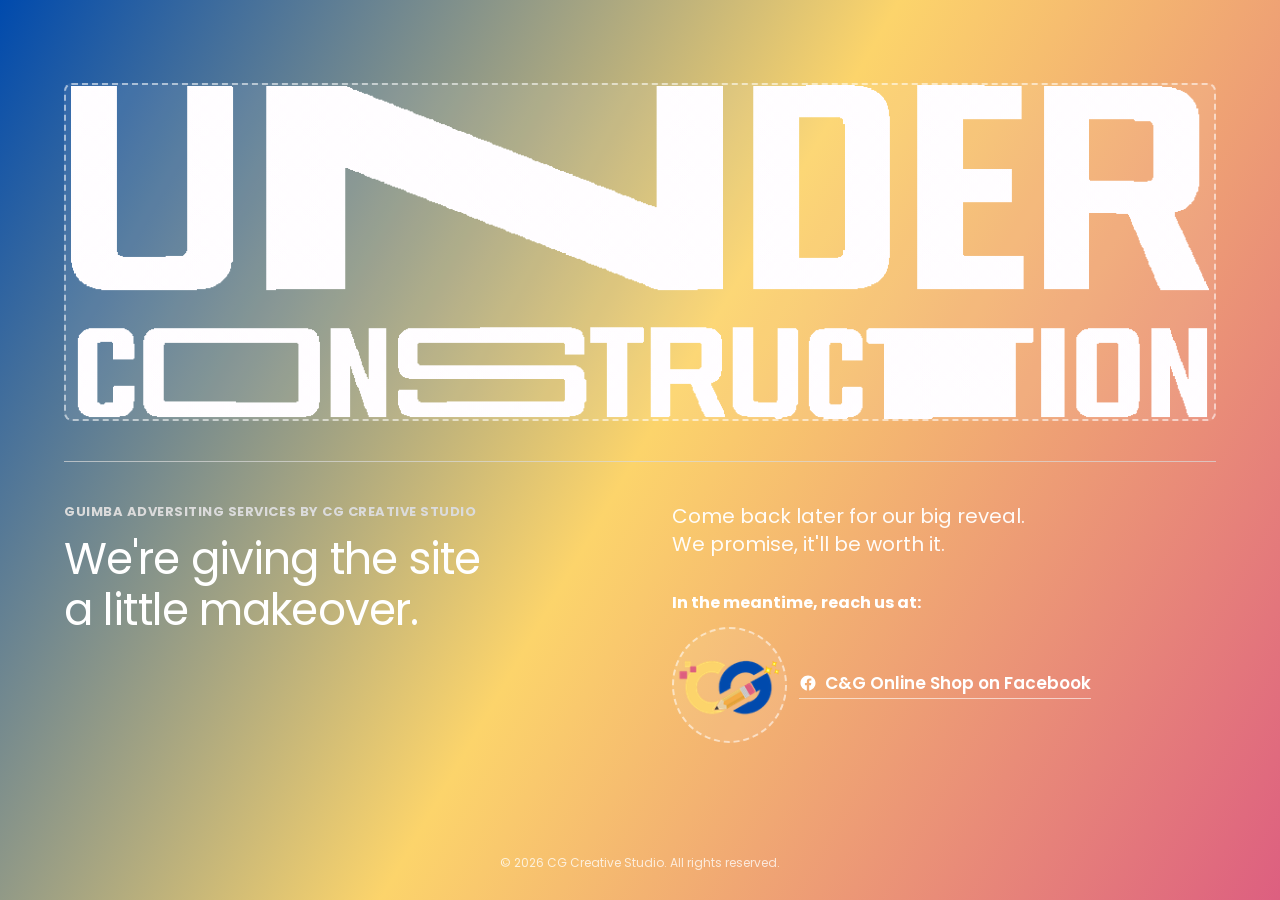
<file: index.html>
<!DOCTYPE html>
<html lang="en-GB">
<head>
  <meta charset="UTF-8">
  <meta name="viewport" content="width=device-width, initial-scale=1">
  <title>CG Creative Studio — Coming Soon</title>
  <meta name="description" content="CG Creative Studio is giving the site a little makeover. Come back soon for our big reveal.">
  <link rel="preconnect" href="https://fonts.googleapis.com">
  <link rel="preconnect" href="https://fonts.gstatic.com" crossorigin>
  <link href="https://fonts.googleapis.com/css2?family=Poppins:wght@400;600;700&display=swap" rel="stylesheet">
  <link rel="stylesheet" href="style.css">
  <link rel="shortcut icon" href="assets/logo.ico" type="image/x-icon">
</head>
<body>
  <main class="page">
    <div class="content">

      <!-- Placeholder for the animated GIF graphic -->
      <div class="ph ph-gif">
        <img src="assets/hero.gif" alt="" class="ph-img" onerror="this.style.display='none'; this.parentElement.classList.add('ph-empty')">
        <span class="ph-label">GIF placeholder<br><small>assets/hero.gif</small></span>
      </div>

      <hr class="divider">

      <div class="columns">
        <div class="col-left">
          <p class="eyebrow">GUIMBA ADVERSITING SERVICES by CG CREATIVE STUDIO</p>
          <h1 class="headline">We're giving the site<br>a little makeover.</h1>
        </div>

        <div class="col-right">
          <p class="subtext">Come back later for our big reveal.<br>We promise, it'll be worth it.</p>

          <div class="contact">
            <p class="contact-label">In the meantime, reach us at:</p>

            <div class="contact-row">
              <!-- Placeholder for the PNG badge -->
              <div class="ph ph-badge">
                <img src="assets/badge.png" alt="" class="ph-img" onerror="this.style.display='none'; this.parentElement.classList.add('ph-empty')">
                <span class="ph-label">PNG</span>
              </div>

              <a
                class="fb-link"
                href="https://www.facebook.com/profile.php?id=100068037551099"
                target="_blank"
                rel="noopener nofollow"
              >
                <svg class="fb-icon" viewBox="0 0 24 24" aria-hidden="true">
                  <path d="M22 12.06C22 6.5 17.52 2 12 2S2 6.5 2 12.06c0 5.02 3.66 9.18 8.44 9.94v-7.03H7.9v-2.91h2.54V9.85c0-2.51 1.49-3.9 3.77-3.9 1.09 0 2.24.2 2.24.2v2.46h-1.26c-1.24 0-1.63.77-1.63 1.56v1.89h2.78l-.44 2.91h-2.34V22c4.78-.76 8.44-4.92 8.44-9.94Z"/>
                </svg>
                C&amp;G Online Shop on Facebook
              </a>
            </div>
          </div>
        </div>
      </div>

    </div>
  </main>

  <footer class="site-footer">
    <p>&copy; <span id="year"></span> CG Creative Studio. All rights reserved.</p>
  </footer>

  <script>
    document.getElementById('year').textContent = new Date().getFullYear();
  </script>
</body>
</html>
</file>
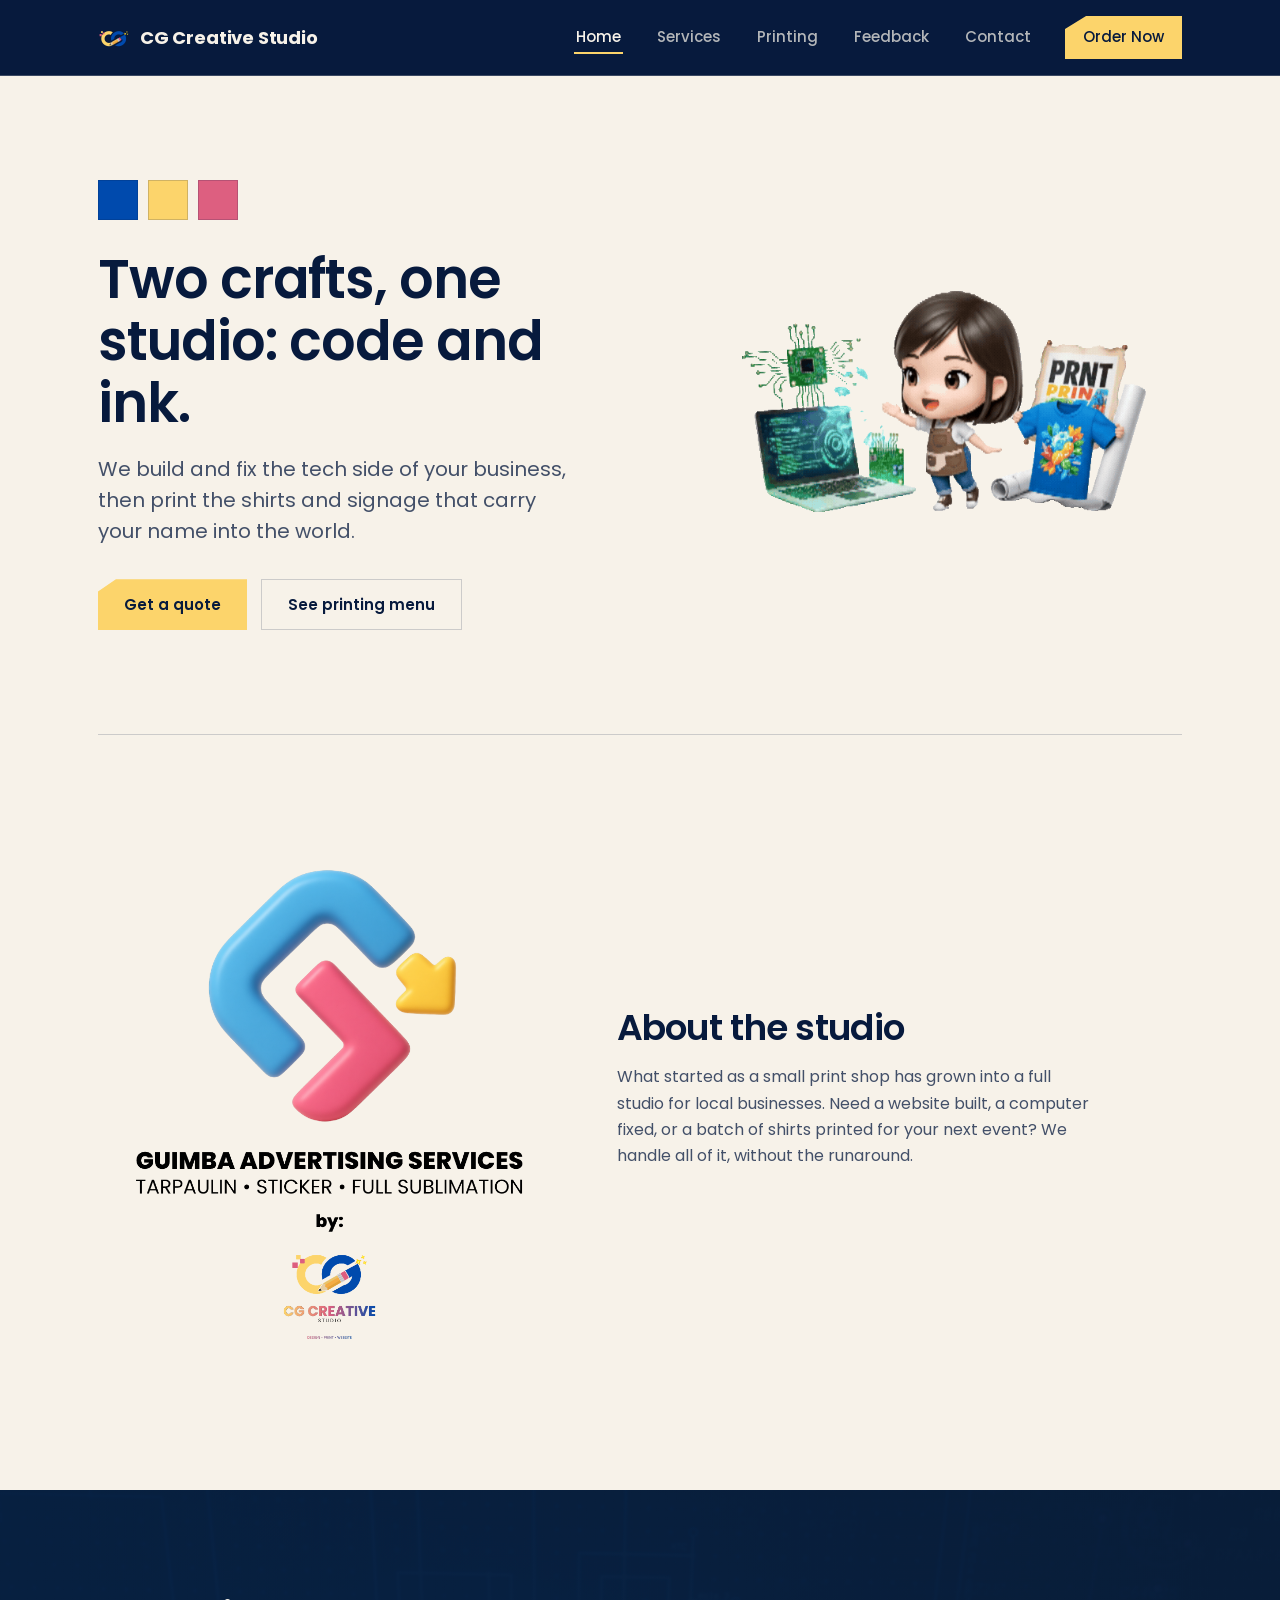
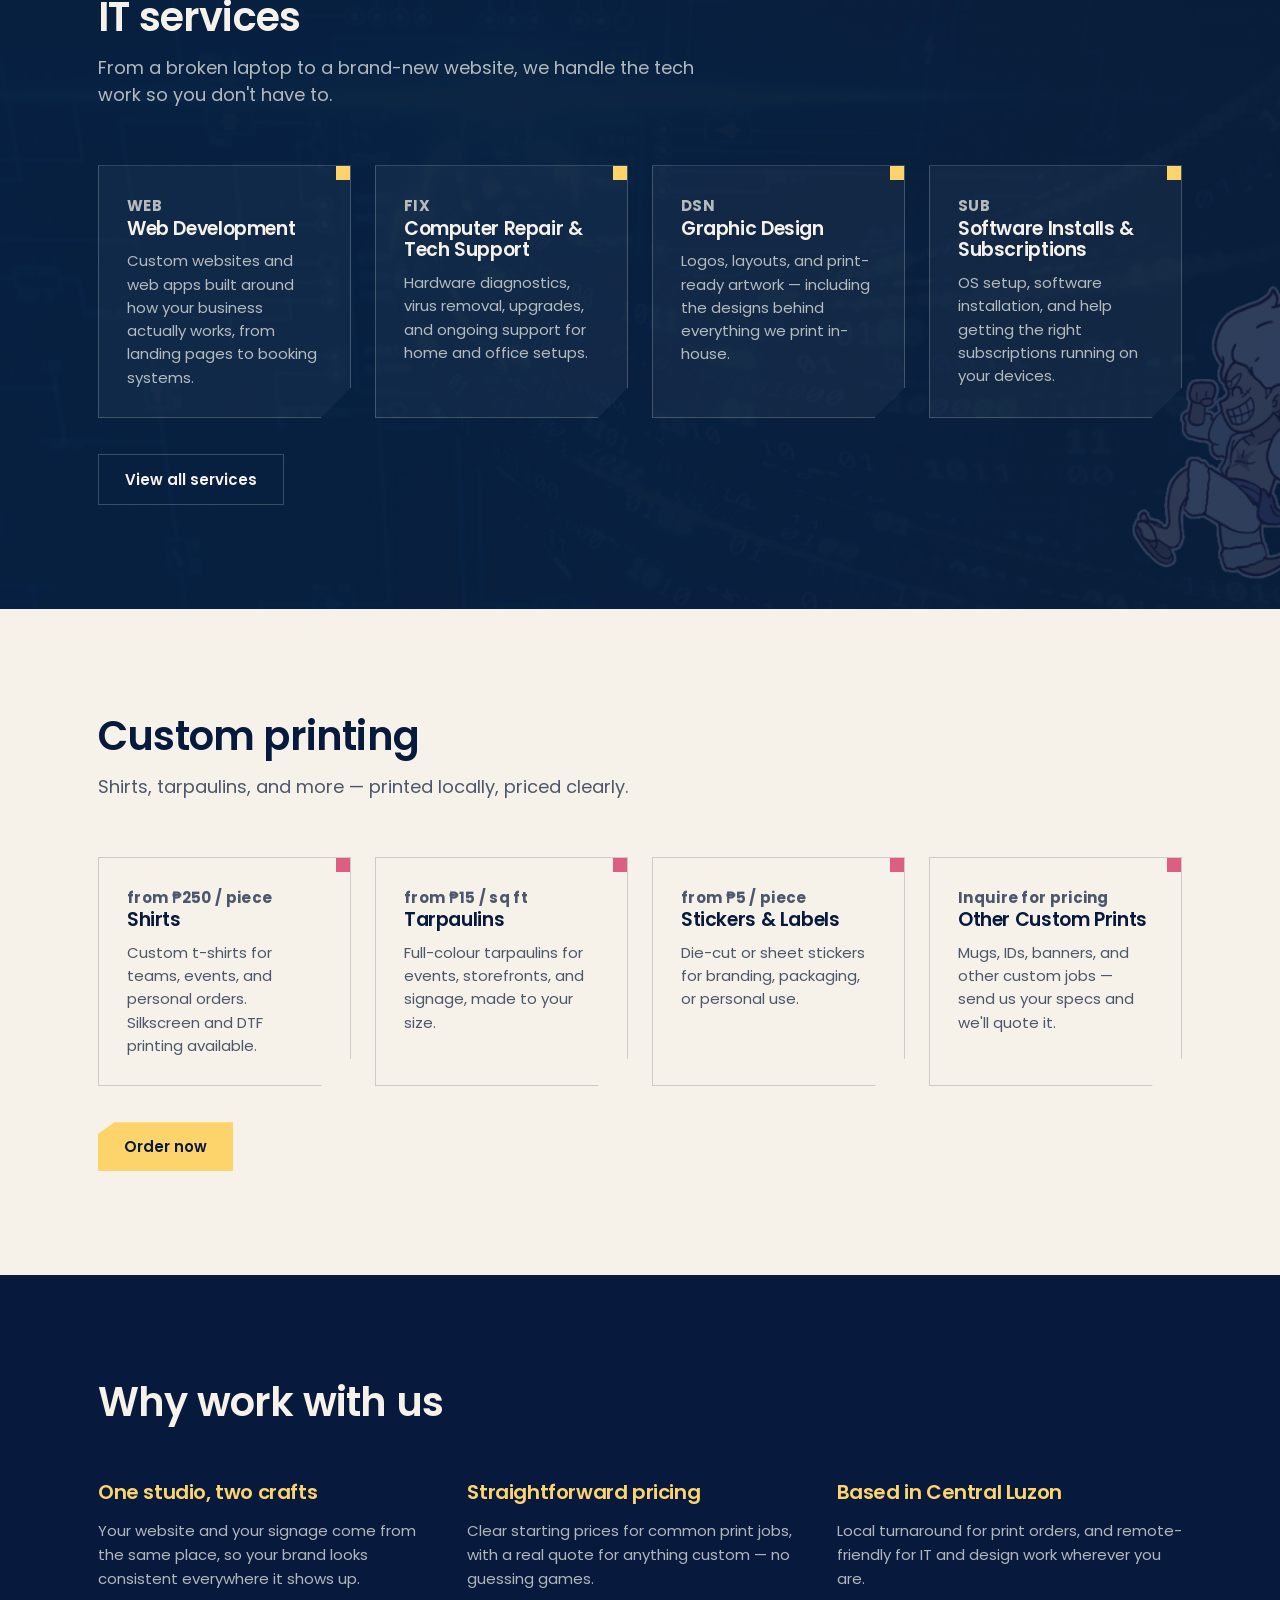
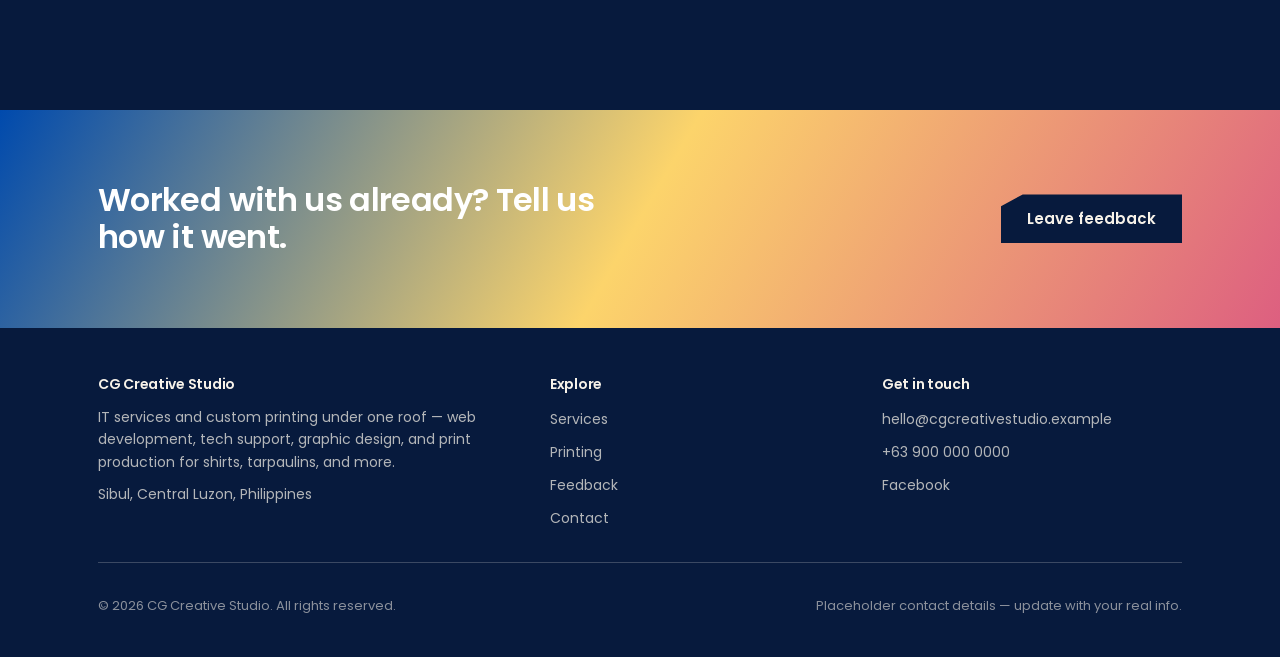
<file: new/index.html>
<!DOCTYPE html>
<html lang="en-GB">
<head>
  <meta charset="UTF-8">
  <meta name="viewport" content="width=device-width, initial-scale=1">
  <title>CG Creative Studio — IT Services &amp; Custom Printing</title>
  <link rel="shortcut icon" href="assets/logo.ico" type="image/x-icon">
  <meta name="description" content="Web development, computer repair, graphic design, and software support — plus custom shirt and tarpaulin printing, all from one studio.">
  <link rel="preconnect" href="https://fonts.googleapis.com">
  <link rel="preconnect" href="https://fonts.gstatic.com" crossorigin>
  <link href="https://fonts.googleapis.com/css2?family=Poppins:wght@300;400;500;600;700&display=swap" rel="stylesheet">
  <link rel="stylesheet" href="style.css">
</head>

<!--Start of Tawk.to Script-->
<script type="text/javascript">
var Tawk_API=Tawk_API||{}, Tawk_LoadStart=new Date();
(function(){
var s1=document.createElement("script"),s0=document.getElementsByTagName("script")[0];
s1.async=true;
s1.src='https://embed.tawk.to/6aa3b6c290142c344193c8fc/1k27o3q8r';
s1.charset='UTF-8';
s1.setAttribute('crossorigin','*');
s0.parentNode.insertBefore(s1,s0);
})();
</script>
<!--End of Tawk.to Script-->

<body>
  <a href="#main" class="skip-link">Skip to content</a>

  <header class="site-header">
    <nav class="nav">
      <a href="index.html" class="brand"><img src="assets/logo.ico" alt="CG Creative Studio" class="brand-mark">CG Creative Studio</a>
      <button class="nav-toggle" aria-label="Toggle menu" aria-expanded="false">
        <svg viewBox="0 0 24 24" fill="none" stroke="currentColor" stroke-width="2"><line x1="3" y1="6" x2="21" y2="6"/><line x1="3" y1="12" x2="21" y2="12"/><line x1="3" y1="18" x2="21" y2="18"/></svg>
      </button>
      <ul class="nav-links">
        <li><a href="index.html" aria-current="page">Home</a></li>
        <li><a href="services.html">Services</a></li>
        <li><a href="printing.html">Printing</a></li>
        <li><a href="feedback.html">Feedback</a></li>
        <li><a href="contact.html">Contact</a></li>
        <li><a href="printing.html#order" class="nav-cta">Order Now</a></li>
      </ul>
    </nav>
  </header>

  <main id="main">

    <!-- ===================== HERO ===================== -->
    <section class="band band-paper">
      <div class="wrap">
        <div class="hero-grid">
          <div>
            <div class="swatch-strip" aria-hidden="true">
              <span class="swatch" style="background:#004aad"></span>
              <span class="swatch" style="background:#fcd46b"></span>
              <span class="swatch" style="background:#dd5f80"></span>
            </div>
            <h1 style="font-size: clamp(34px, 4.6vw, 54px); margin-bottom: 20px;">
              Two crafts, one studio: code and ink.
            </h1>
            <p style="font-size: clamp(17px, 1.8vw, 20px); max-width: 480px; line-height: 1.55; color: rgba(7,26,61,0.75); margin-bottom: 32px;">
              We build and fix the tech side of your business, then print the shirts and signage that carry your name into the world.
            </p>
            <div class="btn-row">
              <a href="contact.html" class="btn btn-primary">Get a quote</a>
              <a href="printing.html" class="btn btn-outline-dark">See printing menu</a>
            </div>
          </div>

          <div class="img-ph img-ph-hero">
            <img src="assets/hero-banner.gif" alt="" onerror="this.style.display='none'; this.parentElement.classList.add('img-empty')">
            <span class="img-ph-label">An Image or GIF<br><small>It may take long to load, please wait.</small></span>
          </div>
        </div>
      </div>
    </section>

    <!-- ===================== ABOUT ===================== -->
    <section class="band band-paper" style="padding-top: 0;">
      <div class="wrap">
        <div style="border-top: 1px solid var(--border-dark); padding-top: clamp(48px, 7vw, 72px);">
          <div class="about-grid">
            <div class="img-ph img-ph-about">
              <img src="assets/about-photo.png" alt="" onerror="this.style.display='none'; this.parentElement.classList.add('img-empty')">
              <span class="img-ph-label">Team or shop photo<br><small>assets/about-photo.jpg</small></span>
            </div>
            <div>
              <h2 style="font-size: clamp(26px, 3.2vw, 36px); margin-bottom: 16px;">About the studio</h2>
              <p style="font-size: 16px; line-height: 1.65; color: rgba(7,26,61,0.75); max-width: 480px;">
                What started as a small print shop has grown into a full studio for local businesses. Need a website built, a computer fixed, or a batch of shirts printed for your next event? We handle all of it, without the runaround.
              </p>
            </div>
          </div>
        </div>
      </div>
    </section>

    <!-- ===================== IT SERVICES ===================== -->
    <section class="band band-ink band-photo" style="--band-bg-image: url('assets/it-services-bg.gif');">
      <div class="wrap">
        <div class="section-head">
          <h2>IT services</h2>
          <p>From a broken laptop to a brand-new website, we handle the tech work so you don't have to.</p>
        </div>
        <div class="grid grid-4">
          <div class="card">
            <p class="card-code">WEB</p>
            <h3>Web Development</h3>
            <p>Custom websites and web apps built around how your business actually works, from landing pages to booking systems.</p>
          </div>
          <div class="card">
            <p class="card-code">FIX</p>
            <h3>Computer Repair &amp; Tech Support</h3>
            <p>Hardware diagnostics, virus removal, upgrades, and ongoing support for home and office setups.</p>
          </div>
          <div class="card">
            <p class="card-code">DSN</p>
            <h3>Graphic Design</h3>
            <p>Logos, layouts, and print-ready artwork — including the designs behind everything we print in-house.</p>
          </div>
          <div class="card">
            <p class="card-code">SUB</p>
            <h3>Software Installs &amp; Subscriptions</h3>
            <p>OS setup, software installation, and help getting the right subscriptions running on your devices.</p>
          </div>
        </div>
        <div class="btn-row" style="margin-top: 36px;">
          <a href="services.html" class="btn btn-outline-light">View all services</a>
        </div>
      </div>
    </section>

    <!-- ===================== PRINTING ===================== -->
    <section class="band band-paper">
      <div class="wrap">
        <div class="section-head">
          <h2>Custom printing</h2>
          <p>Shirts, tarpaulins, and more — printed locally, priced clearly.</p>
        </div>
        <div class="grid grid-4">
          <div class="card">
            <p class="card-code">from ₱250 / piece</p>
            <h3>Shirts</h3>
            <p>Custom t-shirts for teams, events, and personal orders. Silkscreen and DTF printing available.</p>
          </div>
          <div class="card">
            <p class="card-code">from ₱15 / sq ft</p>
            <h3>Tarpaulins</h3>
            <p>Full-colour tarpaulins for events, storefronts, and signage, made to your size.</p>
          </div>
          <div class="card">
            <p class="card-code">from ₱5 / piece</p>
            <h3>Stickers &amp; Labels</h3>
            <p>Die-cut or sheet stickers for branding, packaging, or personal use.</p>
          </div>
          <div class="card">
            <p class="card-code">Inquire for pricing</p>
            <h3>Other Custom Prints</h3>
            <p>Mugs, IDs, banners, and other custom jobs — send us your specs and we'll quote it.</p>
          </div>
        </div>
        <div class="btn-row" style="margin-top: 36px;">
          <a href="printing.html" class="btn btn-primary">Order now</a>
        </div>
      </div>
    </section>

    <!-- ===================== WHY US ===================== -->
    <section class="band band-ink">
      <div class="wrap">
        <div class="section-head">
          <h2>Why work with us</h2>
        </div>
        <div class="grid grid-3">
          <div>
            <h3 style="font-size: 20px; margin-bottom: 10px; color: var(--yellow);">One studio, two crafts</h3>
            <p style="color: var(--ink-soft); line-height: 1.6; font-size: 15px;">Your website and your signage come from the same place, so your brand looks consistent everywhere it shows up.</p>
          </div>
          <div>
            <h3 style="font-size: 20px; margin-bottom: 10px; color: var(--yellow);">Straightforward pricing</h3>
            <p style="color: var(--ink-soft); line-height: 1.6; font-size: 15px;">Clear starting prices for common print jobs, with a real quote for anything custom — no guessing games.</p>
          </div>
          <div>
            <h3 style="font-size: 20px; margin-bottom: 10px; color: var(--yellow);">Based in Central Luzon</h3>
            <p style="color: var(--ink-soft); line-height: 1.6; font-size: 15px;">Local turnaround for print orders, and remote-friendly for IT and design work wherever you are.</p>
          </div>
        </div>
      </div>
    </section>

    <!-- ===================== FEEDBACK CTA ===================== -->
    <section class="band" style="background: linear-gradient(120deg, #004aad 0%, #fcd46b 50%, #dd5f80 100%); padding: clamp(48px, 7vw, 72px) 0;">
      <div class="wrap" style="display: flex; flex-wrap: wrap; align-items: center; justify-content: space-between; gap: 24px;">
        <h2 style="color: #fff; font-size: clamp(24px, 3vw, 32px); max-width: 520px;">Worked with us already? Tell us how it went.</h2>
        <a href="feedback.html" class="btn btn-primary" style="background: #071a3d; color: #f7f2e9;">Leave feedback</a>
      </div>
    </section>

  </main>

  <footer class="site-footer">
    <div class="wrap">
      <div class="footer-grid">
        <div>
          <h4>CG Creative Studio</h4>
          <p>IT services and custom printing under one roof — web development, tech support, graphic design, and print production for shirts, tarpaulins, and more.</p>
          <p>Sibul, Central Luzon, Philippines</p>
        </div>
        <div>
          <h4>Explore</h4>
          <ul>
            <li><a href="services.html">Services</a></li>
            <li><a href="printing.html">Printing</a></li>
            <li><a href="feedback.html">Feedback</a></li>
            <li><a href="contact.html">Contact</a></li>
          </ul>
        </div>
        <div>
          <h4>Get in touch</h4>
          <ul>
            <li><a href="mailto:hello@cgcreativestudio.example">hello@cgcreativestudio.example</a></li>
            <li><a href="tel:+639000000000">+63 900 000 0000</a></li>
            <li><a href="https://www.facebook.com/profile.php?id=100068037551099" target="_blank" rel="noopener nofollow">Facebook</a></li>
          </ul>
        </div>
      </div>
      <div class="footer-bottom">
        <p>&copy; <span id="year"></span> CG Creative Studio. All rights reserved.</p>
        <p>Placeholder contact details — update with your real info.</p>
      </div>
    </div>
  </footer>

  <script src="script.js"></script>
</body>
</html>
</file>
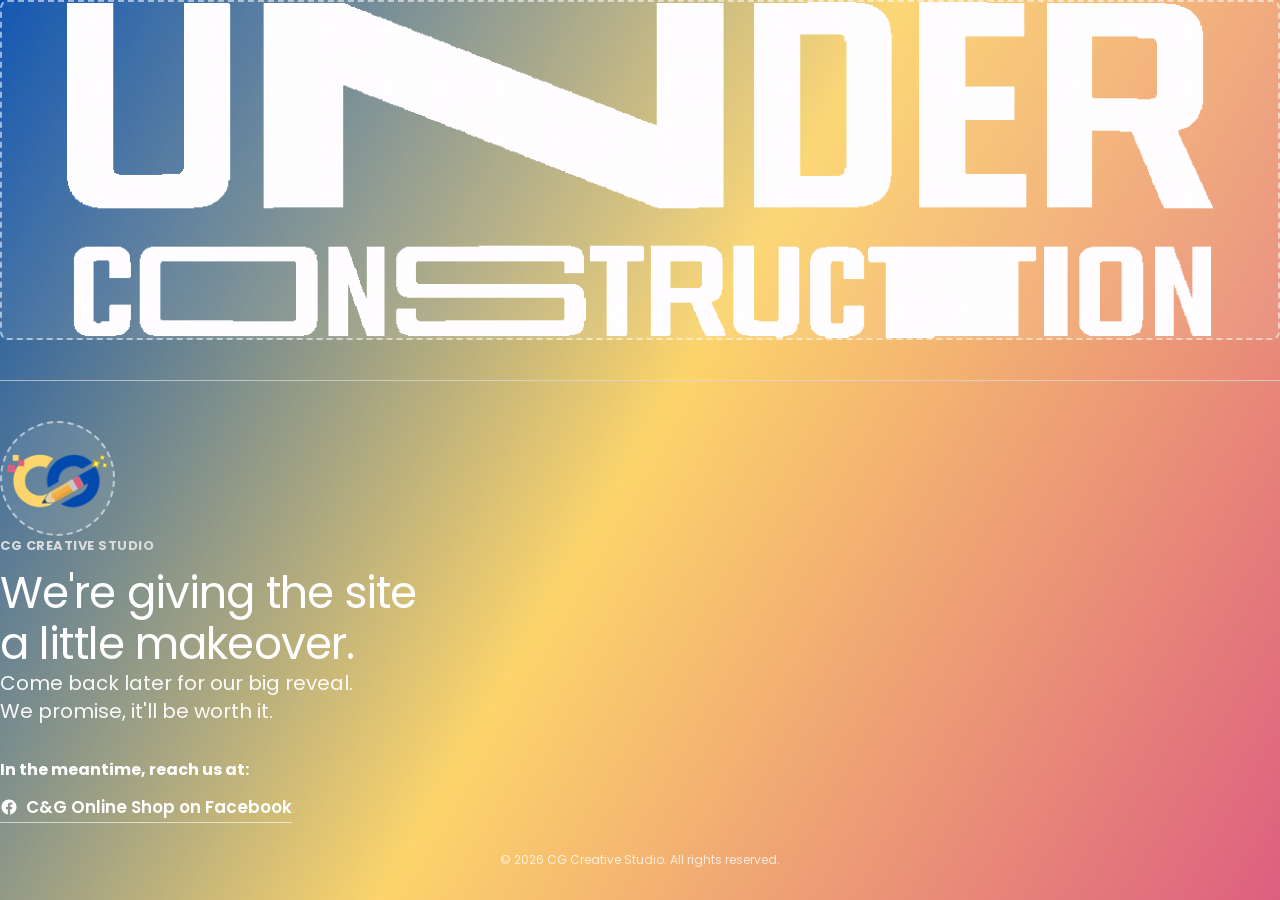
<file: index (1).html>
<!DOCTYPE html>
<html lang="en-GB">
<head>
  <meta charset="UTF-8">
  <meta name="viewport" content="width=device-width, initial-scale=1">
  <title>CG Creative Studio — Coming Soon</title>
  <meta name="description" content="CG Creative Studio is giving the site a little makeover. Come back soon for our big reveal.">
  <link rel="preconnect" href="https://fonts.googleapis.com">
  <link rel="preconnect" href="https://fonts.gstatic.com" crossorigin>
  <link href="https://fonts.googleapis.com/css2?family=Poppins:wght@400;600;700&display=swap" rel="stylesheet">
  <link rel="stylesheet" href="style.css">
</head>
<body>
  <main class="canvas-outer">
    <div class="canvas">

      <!-- Placeholder for the animated GIF graphic -->
      <div class="ph ph-gif">
        <img src="assets/hero.gif" alt="" class="ph-img" onerror="this.style.display='none'; this.parentElement.classList.add('ph-empty')">
        <span class="ph-label">GIF placeholder<br><small>assets/hero.gif — 1166×342</small></span>
      </div>

      <div class="divider"></div>

      <!-- Placeholder for the PNG badge -->
      <div class="ph ph-badge">
        <img src="assets/badge.png" alt="" class="ph-img" onerror="this.style.display='none'; this.parentElement.classList.add('ph-empty')">
        <span class="ph-label">PNG<br><small>badge.png</small></span>
      </div>

      <p class="eyebrow">CG CREATIVE STUDIO</p>

      <h1 class="headline">We're giving the site<br>a little makeover.</h1>

      <p class="subtext">Come back later for our big reveal.<br>We promise, it'll be worth it.</p>

      <div class="contact">
        <p class="contact-label">In the meantime, reach us at:</p>
        <a
          class="fb-link"
          href="https://www.facebook.com/profile.php?id=100068037551099"
          target="_blank"
          rel="noopener nofollow"
        >
          <svg class="fb-icon" viewBox="0 0 24 24" aria-hidden="true">
            <path d="M22 12.06C22 6.5 17.52 2 12 2S2 6.5 2 12.06c0 5.02 3.66 9.18 8.44 9.94v-7.03H7.9v-2.91h2.54V9.85c0-2.51 1.49-3.9 3.77-3.9 1.09 0 2.24.2 2.24.2v2.46h-1.26c-1.24 0-1.63.77-1.63 1.56v1.89h2.78l-.44 2.91h-2.34V22c4.78-.76 8.44-4.92 8.44-9.94Z"/>
          </svg>
          C&amp;G Online Shop on Facebook
        </a>
      </div>

    </div>
  </main>

  <footer class="site-footer">
    <p>&copy; <span id="year"></span> CG Creative Studio. All rights reserved.</p>
  </footer>

  <script>
    document.getElementById('year').textContent = new Date().getFullYear();
  </script>
</body>
</html>
</file>
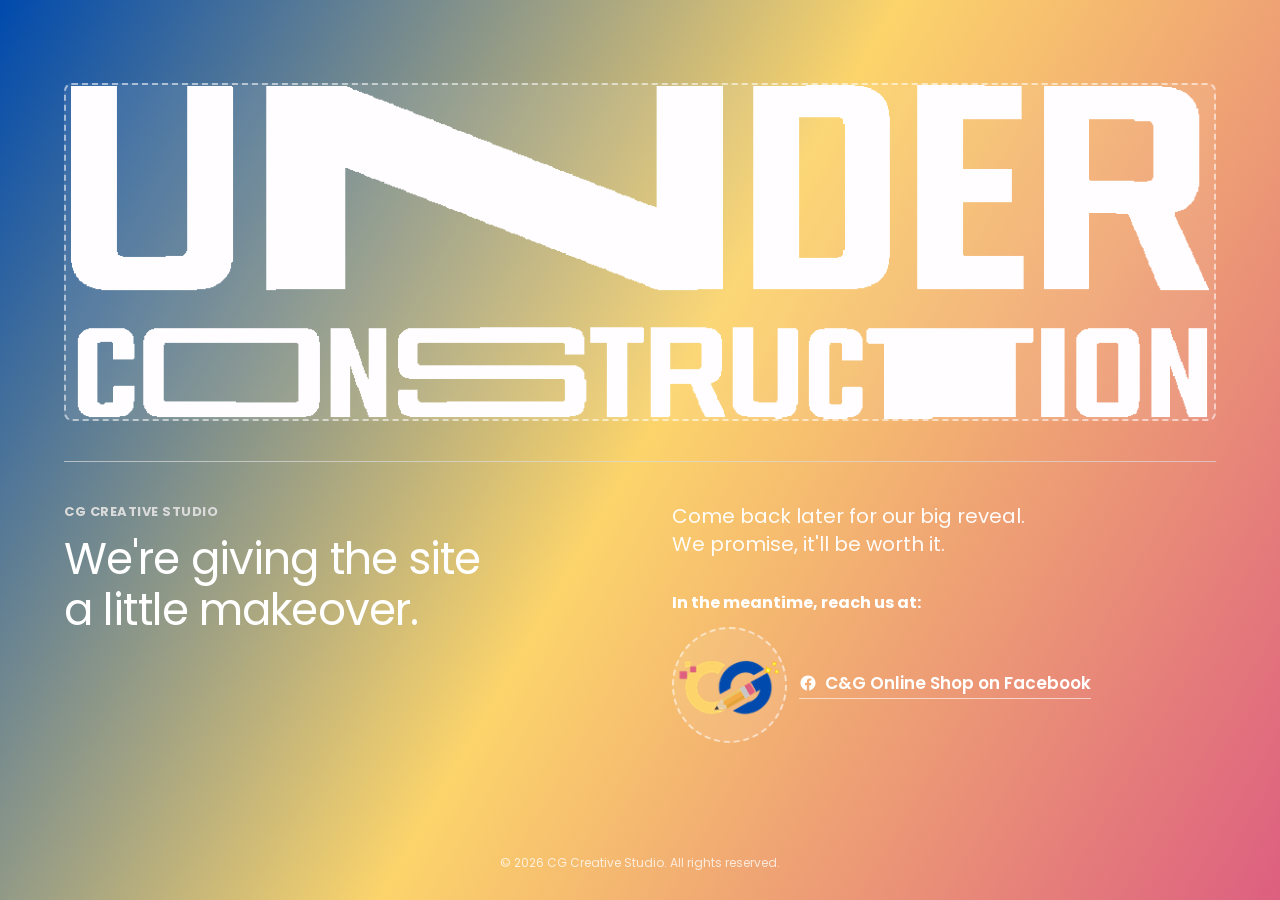
<file: index (2).html>
<!DOCTYPE html>
<html lang="en-GB">
<head>
  <meta charset="UTF-8">
  <meta name="viewport" content="width=device-width, initial-scale=1">
  <title>CG Creative Studio — Coming Soon</title>
  <meta name="description" content="CG Creative Studio is giving the site a little makeover. Come back soon for our big reveal.">
  <link rel="preconnect" href="https://fonts.googleapis.com">
  <link rel="preconnect" href="https://fonts.gstatic.com" crossorigin>
  <link href="https://fonts.googleapis.com/css2?family=Poppins:wght@400;600;700&display=swap" rel="stylesheet">
  <link rel="stylesheet" href="style.css">
</head>
<body>
  <main class="page">
    <div class="content">

      <!-- Placeholder for the animated GIF graphic -->
      <div class="ph ph-gif">
        <img src="assets/hero.gif" alt="" class="ph-img" onerror="this.style.display='none'; this.parentElement.classList.add('ph-empty')">
        <span class="ph-label">GIF placeholder<br><small>assets/hero.gif</small></span>
      </div>

      <hr class="divider">

      <div class="columns">
        <div class="col-left">
          <p class="eyebrow">CG CREATIVE STUDIO</p>
          <h1 class="headline">We're giving the site<br>a little makeover.</h1>
        </div>

        <div class="col-right">
          <p class="subtext">Come back later for our big reveal.<br>We promise, it'll be worth it.</p>

          <div class="contact">
            <p class="contact-label">In the meantime, reach us at:</p>

            <div class="contact-row">
              <!-- Placeholder for the PNG badge -->
              <div class="ph ph-badge">
                <img src="assets/badge.png" alt="" class="ph-img" onerror="this.style.display='none'; this.parentElement.classList.add('ph-empty')">
                <span class="ph-label">PNG</span>
              </div>

              <a
                class="fb-link"
                href="https://www.facebook.com/profile.php?id=100068037551099"
                target="_blank"
                rel="noopener nofollow"
              >
                <svg class="fb-icon" viewBox="0 0 24 24" aria-hidden="true">
                  <path d="M22 12.06C22 6.5 17.52 2 12 2S2 6.5 2 12.06c0 5.02 3.66 9.18 8.44 9.94v-7.03H7.9v-2.91h2.54V9.85c0-2.51 1.49-3.9 3.77-3.9 1.09 0 2.24.2 2.24.2v2.46h-1.26c-1.24 0-1.63.77-1.63 1.56v1.89h2.78l-.44 2.91h-2.34V22c4.78-.76 8.44-4.92 8.44-9.94Z"/>
                </svg>
                C&amp;G Online Shop on Facebook
              </a>
            </div>
          </div>
        </div>
      </div>

    </div>
  </main>

  <footer class="site-footer">
    <p>&copy; <span id="year"></span> CG Creative Studio. All rights reserved.</p>
  </footer>

  <script>
    document.getElementById('year').textContent = new Date().getFullYear();
  </script>
</body>
</html>
</file>
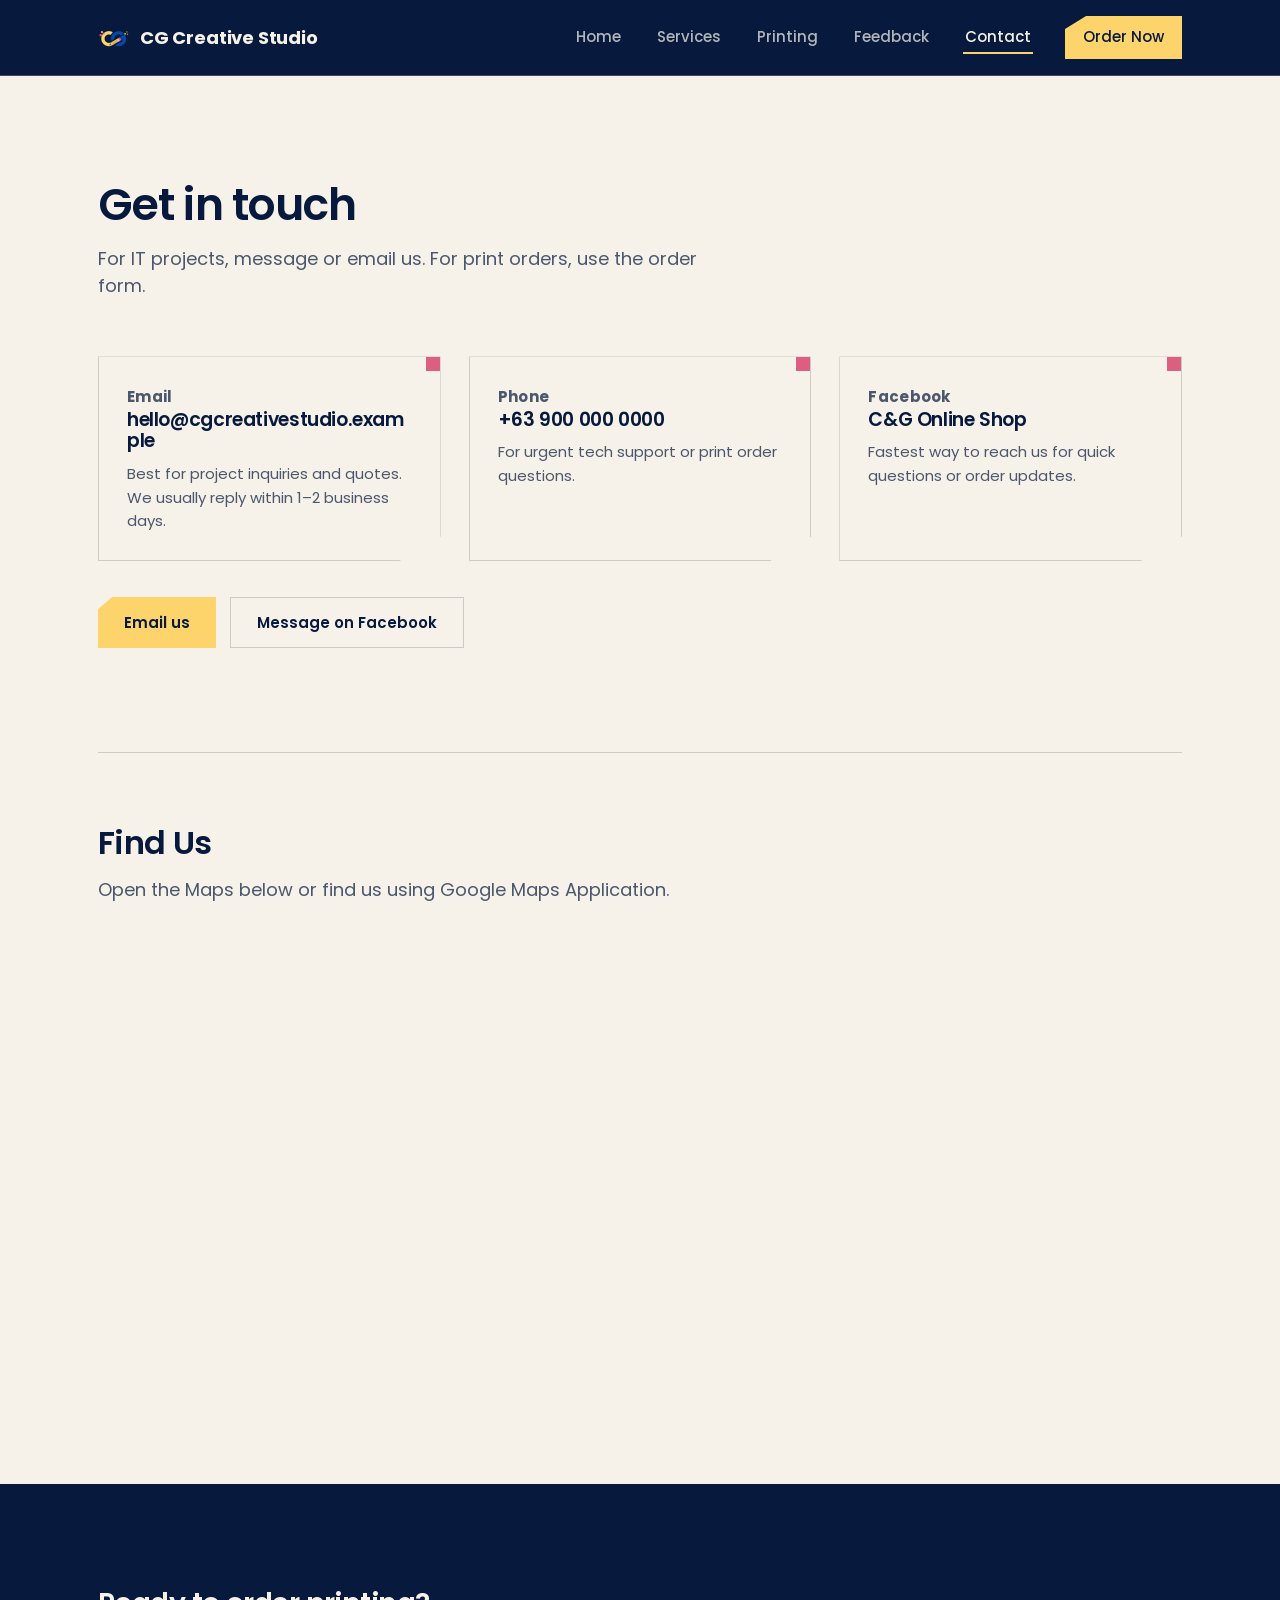
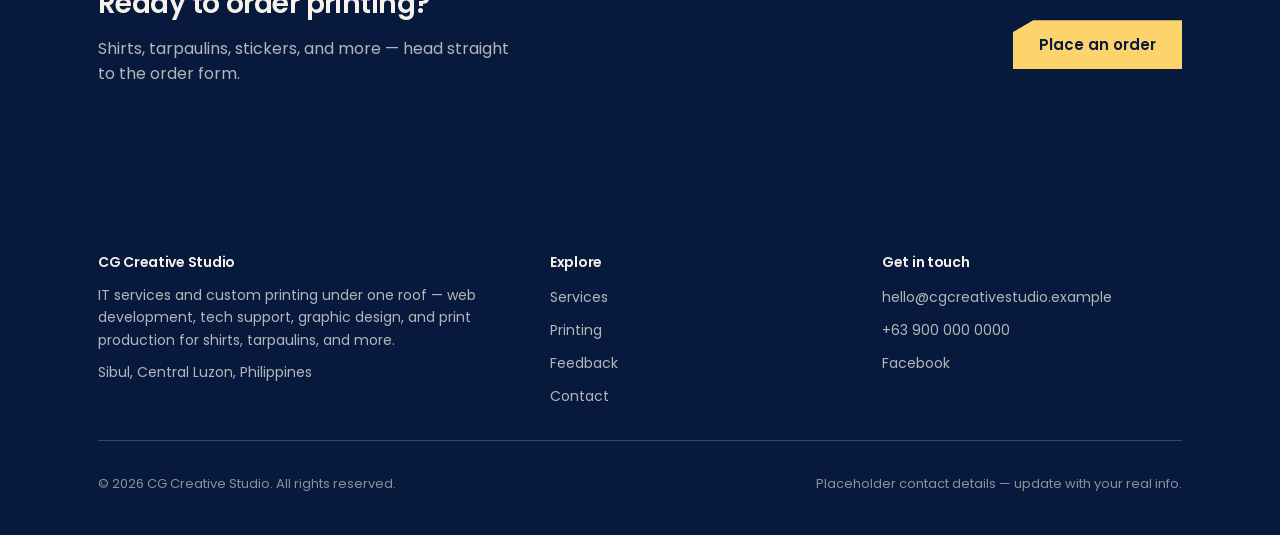
<file: new/contact.html>
<!DOCTYPE html>
<html lang="en-GB">
<head>
  <meta charset="UTF-8">
  <meta name="viewport" content="width=device-width, initial-scale=1">
  <title>Contact — CG Creative Studio</title>
  <meta name="description" content="Get in touch with CG Creative Studio for IT services or custom printing.">
  <link rel="preconnect" href="https://fonts.googleapis.com">
  <link rel="preconnect" href="https://fonts.gstatic.com" crossorigin>
  <link href="https://fonts.googleapis.com/css2?family=Poppins:wght@300;400;500;600;700&display=swap" rel="stylesheet">
  <link rel="stylesheet" href="style.css">
  <link rel="shortcut icon" href="assets/logo.ico" type="image/x-icon">
</head>
<body>
  <a href="#main" class="skip-link">Skip to content</a>

  <header class="site-header">
    <nav class="nav">
      <a href="index.html" class="brand"><img src="assets/logo.ico" alt="CG Creative Studio" class="brand-mark">CG Creative Studio</a>
      <button class="nav-toggle" aria-label="Toggle menu" aria-expanded="false">
        <svg viewBox="0 0 24 24" fill="none" stroke="currentColor" stroke-width="2"><line x1="3" y1="6" x2="21" y2="6"/><line x1="3" y1="12" x2="21" y2="12"/><line x1="3" y1="18" x2="21" y2="18"/></svg>
      </button>
      <ul class="nav-links">
        <li><a href="index.html">Home</a></li>
        <li><a href="services.html">Services</a></li>
        <li><a href="printing.html">Printing</a></li>
        <li><a href="feedback.html">Feedback</a></li>
        <li><a href="contact.html" aria-current="page">Contact</a></li>
        <li><a href="printing.html#order" class="nav-cta">Order Now</a></li>
      </ul>
    </nav>
  </header>

  <main id="main">
    <section class="band band-paper">
      <div class="wrap">
        <div class="section-head" style="max-width: 620px;">
          <h2 style="font-size: clamp(30px, 4vw, 44px);">Get in touch</h2>
          <p>For IT projects, message or email us. For print orders, use the order form.</p>
        </div>

        <div class="grid grid-3" style="gap: 28px;">
          <div class="card">
            <p class="card-code">Email</p>
            <h3 style="font-size: 19px;">hello@cgcreativestudio.example</h3>
            <p>Best for project inquiries and quotes. We usually reply within 1–2 business days.</p>
          </div>
          <div class="card">
            <p class="card-code">Phone</p>
            <h3 style="font-size: 19px;">+63 900 000 0000</h3>
            <p>For urgent tech support or print order questions.</p>
          </div>
          <div class="card">
            <p class="card-code">Facebook</p>
            <h3 style="font-size: 19px;">C&amp;G Online Shop</h3>
            <p>Fastest way to reach us for quick questions or order updates.</p>
          </div>
        </div>

        <div class="btn-row" style="margin-top: 36px;">
          <a href="mailto:hello@cgcreativestudio.example" class="btn btn-primary">Email us</a>
          <a href="https://www.facebook.com/profile.php?id=100068037551099" target="_blank" rel="noopener nofollow" class="btn btn-outline-dark">Message on Facebook</a>
        </div>
      </div>
    </section>

    <!-- ===================== MAP ===================== -->
    <section class="band band-paper" style="padding-top: 0;">
      <div class="wrap">
        <div style="border-top: 1px solid var(--border-dark); padding-top: clamp(48px, 7vw, 72px);">
          <div class="section-head" style="max-width: 620px;">
            <h2 style="font-size: clamp(24px, 3vw, 32px);">Find Us</h2>
            <p>Open the Maps below or find us using Google Maps Application.</p>
          </div>
          <div class="map-frame">
            <iframe
              src="https://www.google.com/maps/embed?pb=!1m18!1m12!1m3!1d240.10701885825046!2d120.7661029774312!3d15.660301352551345!2m3!1f0!2f0!3f0!3m2!1i1024!2i768!4f13.1!3m3!1m2!1s0x33912d5669057195%3A0x29d9b767e3879c22!2sGuimba%20Advertising%20Services!5e0!3m2!1sen!2sph!4v1789023181165!5m2!1sen!2sph"
              loading="lazy"
              referrerpolicy="no-referrer-when-downgrade"
              title="CG Creative Studio location"
              style="filter: grayscale(0.15);"
            ></iframe>
          </div>
        </div>
      </div>
    </section>

    <section class="band band-ink">
      <div class="wrap" style="display: flex; flex-wrap: wrap; align-items: center; justify-content: space-between; gap: 24px;">
        <div>
          <h2 style="font-size: clamp(22px, 2.6vw, 28px); margin-bottom: 8px;">Ready to order printing?</h2>
          <p style="color: var(--ink-soft); max-width: 420px;">Shirts, tarpaulins, stickers, and more — head straight to the order form.</p>
        </div>
        <a href="printing.html#order" class="btn btn-primary">Place an order</a>
      </div>
    </section>
  </main>

  <footer class="site-footer">
    <div class="wrap">
      <div class="footer-grid">
        <div>
          <h4>CG Creative Studio</h4>
          <p>IT services and custom printing under one roof — web development, tech support, graphic design, and print production for shirts, tarpaulins, and more.</p>
          <p>Sibul, Central Luzon, Philippines</p>
        </div>
        <div>
          <h4>Explore</h4>
          <ul>
            <li><a href="services.html">Services</a></li>
            <li><a href="printing.html">Printing</a></li>
            <li><a href="feedback.html">Feedback</a></li>
            <li><a href="contact.html">Contact</a></li>
          </ul>
        </div>
        <div>
          <h4>Get in touch</h4>
          <ul>
            <li><a href="mailto:hello@cgcreativestudio.example">hello@cgcreativestudio.example</a></li>
            <li><a href="tel:+639000000000">+63 900 000 0000</a></li>
            <li><a href="https://www.facebook.com/profile.php?id=100068037551099" target="_blank" rel="noopener nofollow">Facebook</a></li>
          </ul>
        </div>
      </div>
      <div class="footer-bottom">
        <p>&copy; <span id="year"></span> CG Creative Studio. All rights reserved.</p>
        <p>Placeholder contact details — update with your real info.</p>
      </div>
    </div>
  </footer>

  <script src="script.js"></script>
</body>
</html>
</file>
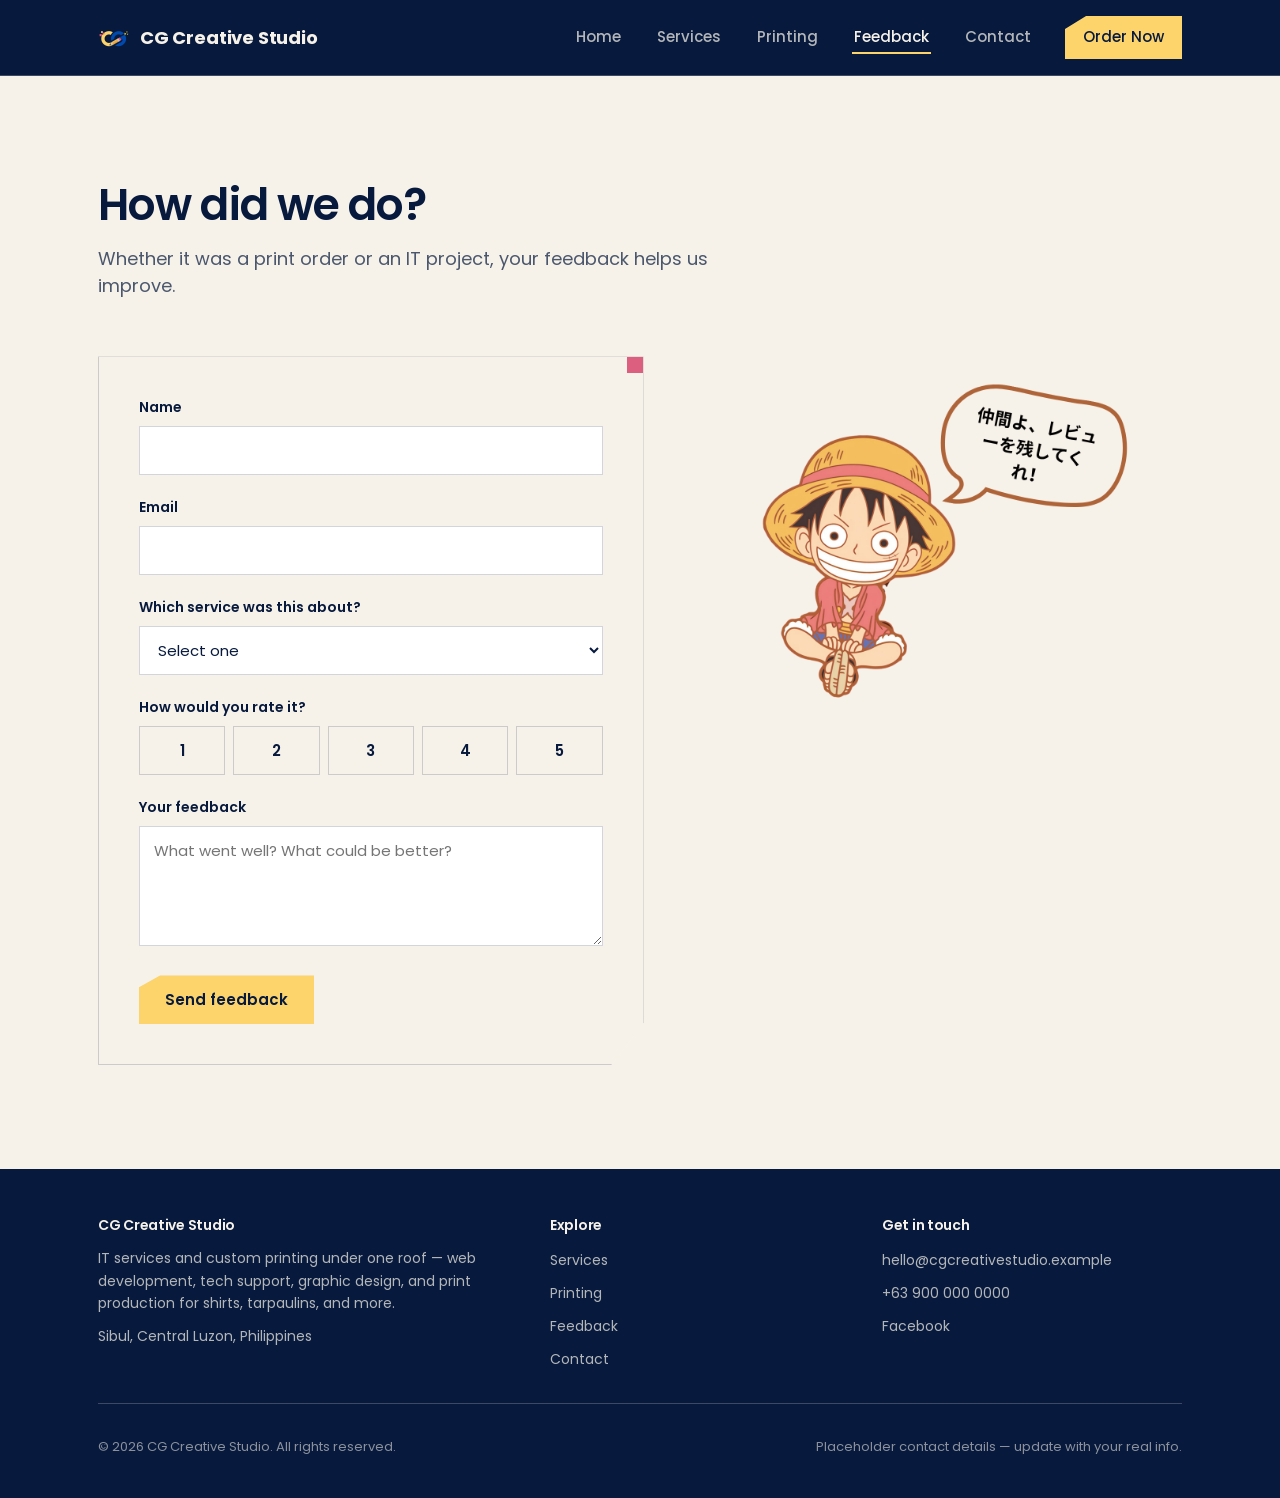
<file: new/feedback.html>
<!DOCTYPE html>
<html lang="en-GB">
<head>
  <meta charset="UTF-8">
  <meta name="viewport" content="width=device-width, initial-scale=1">
  <title>Feedback — CG Creative Studio</title>
  <meta name="description" content="Tell CG Creative Studio how your project or order went.">
  <link rel="preconnect" href="https://fonts.googleapis.com">
  <link rel="preconnect" href="https://fonts.gstatic.com" crossorigin>
  <link href="https://fonts.googleapis.com/css2?family=Poppins:wght@300;400;500;600;700&display=swap" rel="stylesheet">
  <link rel="stylesheet" href="style.css">
  <link rel="shortcut icon" href="assets/logo.ico" type="image/x-icon">
  <style>
    .form-shell {
      max-width: 640px;
      background: var(--paper);
      border: 1px solid var(--border-dark);
      padding: clamp(24px, 5vw, 40px);
      clip-path: polygon(0 0, 100% 0, 100% 94%, 94% 100%, 0 100%);
      position: relative;
    }
    .form-shell::after {
      content: '';
      position: absolute;
      top: 0;
      right: 0;
      width: 16px;
      height: 16px;
      background: var(--coral);
    }
    .field {
      margin-bottom: 22px;
    }
    .field label {
      display: block;
      font-size: 14px;
      font-weight: 600;
      margin-bottom: 8px;
      color: var(--ink);
    }
    .field input,
    .field select,
    .field textarea {
      width: 100%;
      font-family: inherit;
      font-size: 15px;
      padding: 12px 14px;
      border: 1.5px solid var(--border-dark);
      background: #fff;
      color: var(--ink);
    }
    .field input:focus,
    .field select:focus,
    .field textarea:focus {
      outline: none;
      border-color: var(--blue);
    }
    .field textarea {
      resize: vertical;
      min-height: 120px;
    }
    .rating-group {
      display: flex;
      gap: 8px;
    }
    .rating-group input {
      position: absolute;
      opacity: 0;
      width: 1px;
      height: 1px;
    }
    .rating-group label {
      flex: 1;
      text-align: center;
      padding: 12px 0;
      border: 1.5px solid var(--border-dark);
      cursor: pointer;
      font-weight: 600;
      font-size: 15px;
      margin: 0;
      transition: background 0.15s ease, color 0.15s ease, border-color 0.15s ease;
    }
    .rating-group input:checked + label {
      background: var(--blue);
      border-color: var(--blue);
      color: #fff;
    }
    .rating-group input:focus-visible + label {
      outline: 3px solid var(--yellow);
      outline-offset: 2px;
    }
    #form-status {
      margin-top: 18px;
      font-size: 14px;
      font-weight: 600;
      display: none;
    }
    #form-status.is-success {
      display: block;
      color: #0a6b3d;
    }
    #form-status.is-error {
      display: block;
      color: #a4243b;
    }
  </style>
</head>
<body>
  <a href="#main" class="skip-link">Skip to content</a>

  <header class="site-header">
    <nav class="nav">
      <a href="index.html" class="brand"><img src="assets/logo.ico" alt="CG Creative Studio" class="brand-mark">CG Creative Studio</a>
      <button class="nav-toggle" aria-label="Toggle menu" aria-expanded="false">
        <svg viewBox="0 0 24 24" fill="none" stroke="currentColor" stroke-width="2"><line x1="3" y1="6" x2="21" y2="6"/><line x1="3" y1="12" x2="21" y2="12"/><line x1="3" y1="18" x2="21" y2="18"/></svg>
      </button>
      <ul class="nav-links">
        <li><a href="index.html">Home</a></li>
        <li><a href="services.html">Services</a></li>
        <li><a href="printing.html">Printing</a></li>
        <li><a href="feedback.html" aria-current="page">Feedback</a></li>
        <li><a href="contact.html">Contact</a></li>
        <li><a href="printing.html#order" class="nav-cta">Order Now</a></li>
      </ul>
    </nav>
  </header>

  <main id="main">
    <section class="band band-paper">
      <div class="wrap">
        <div class="section-head" style="max-width: 620px;">
          <h2 style="font-size: clamp(30px, 4vw, 44px);">How did we do?</h2>
          <p>Whether it was a print order or an IT project, your feedback helps us improve.</p>
        </div>

        <div class="hero-grid" style="align-items: start;">
          <form id="feedback-form" class="form-shell" novalidate>
            <div class="field">
              <label for="name">Name</label>
              <input type="text" id="name" name="name" required autocomplete="name">
            </div>

            <div class="field">
              <label for="email">Email</label>
              <input type="email" id="email" name="email" required autocomplete="email">
            </div>

            <div class="field">
              <label for="service">Which service was this about?</label>
              <select id="service" name="service" required>
                <option value="" disabled selected>Select one</option>
                <option value="Web Development">Web Development</option>
                <option value="Computer Repair & Tech Support">Computer Repair &amp; Tech Support</option>
                <option value="Graphic Design">Graphic Design</option>
                <option value="Software Installs & Subscriptions">Software Installs &amp; Subscriptions</option>
                <option value="Printing (Shirts, Tarpaulins, etc.)">Printing (Shirts, Tarpaulins, etc.)</option>
                <option value="Other">Other</option>
              </select>
            </div>

            <div class="field">
              <label id="rating-label">How would you rate it?</label>
              <div class="rating-group" role="radiogroup" aria-labelledby="rating-label">
                <input type="radio" id="r1" name="rating" value="1" required>
                <label for="r1">1</label>
                <input type="radio" id="r2" name="rating" value="2">
                <label for="r2">2</label>
                <input type="radio" id="r3" name="rating" value="3">
                <label for="r3">3</label>
                <input type="radio" id="r4" name="rating" value="4">
                <label for="r4">4</label>
                <input type="radio" id="r5" name="rating" value="5">
                <label for="r5">5</label>
              </div>
            </div>

            <div class="field">
              <label for="message">Your feedback</label>
              <textarea id="message" name="message" required placeholder="What went well? What could be better?"></textarea>
            </div>

            <button type="submit" class="btn btn-primary" id="submit-btn">Send feedback</button>

            <p id="form-status" role="status"></p>
          </form>

          <div class="img-ph img-ph-hero">
            <img src="assets/feedback-photo.png" alt="" onerror="this.style.display='none'; this.parentElement.classList.add('img-empty')">
            <span class="img-ph-label">Photo or graphic<br><small>assets/feedback-photo.jpg</small></span>
          </div>
        </div>
      </div>
    </section>
  </main>

  <footer class="site-footer">
    <div class="wrap">
      <div class="footer-grid">
        <div>
          <h4>CG Creative Studio</h4>
          <p>IT services and custom printing under one roof — web development, tech support, graphic design, and print production for shirts, tarpaulins, and more.</p>
          <p>Sibul, Central Luzon, Philippines</p>
        </div>
        <div>
          <h4>Explore</h4>
          <ul>
            <li><a href="services.html">Services</a></li>
            <li><a href="printing.html">Printing</a></li>
            <li><a href="feedback.html">Feedback</a></li>
            <li><a href="contact.html">Contact</a></li>
          </ul>
        </div>
        <div>
          <h4>Get in touch</h4>
          <ul>
            <li><a href="mailto:hello@cgcreativestudio.example">hello@cgcreativestudio.example</a></li>
            <li><a href="tel:+639000000000">+63 900 000 0000</a></li>
            <li><a href="https://www.facebook.com/profile.php?id=100068037551099" target="_blank" rel="noopener nofollow">Facebook</a></li>
          </ul>
        </div>
      </div>
      <div class="footer-bottom">
        <p>&copy; <span id="year"></span> CG Creative Studio. All rights reserved.</p>
        <p>Placeholder contact details — update with your real info.</p>
      </div>
    </div>
  </footer>

  <script src="script.js"></script>
  <script src="feedback.js"></script>
</body>
</html>
</file>
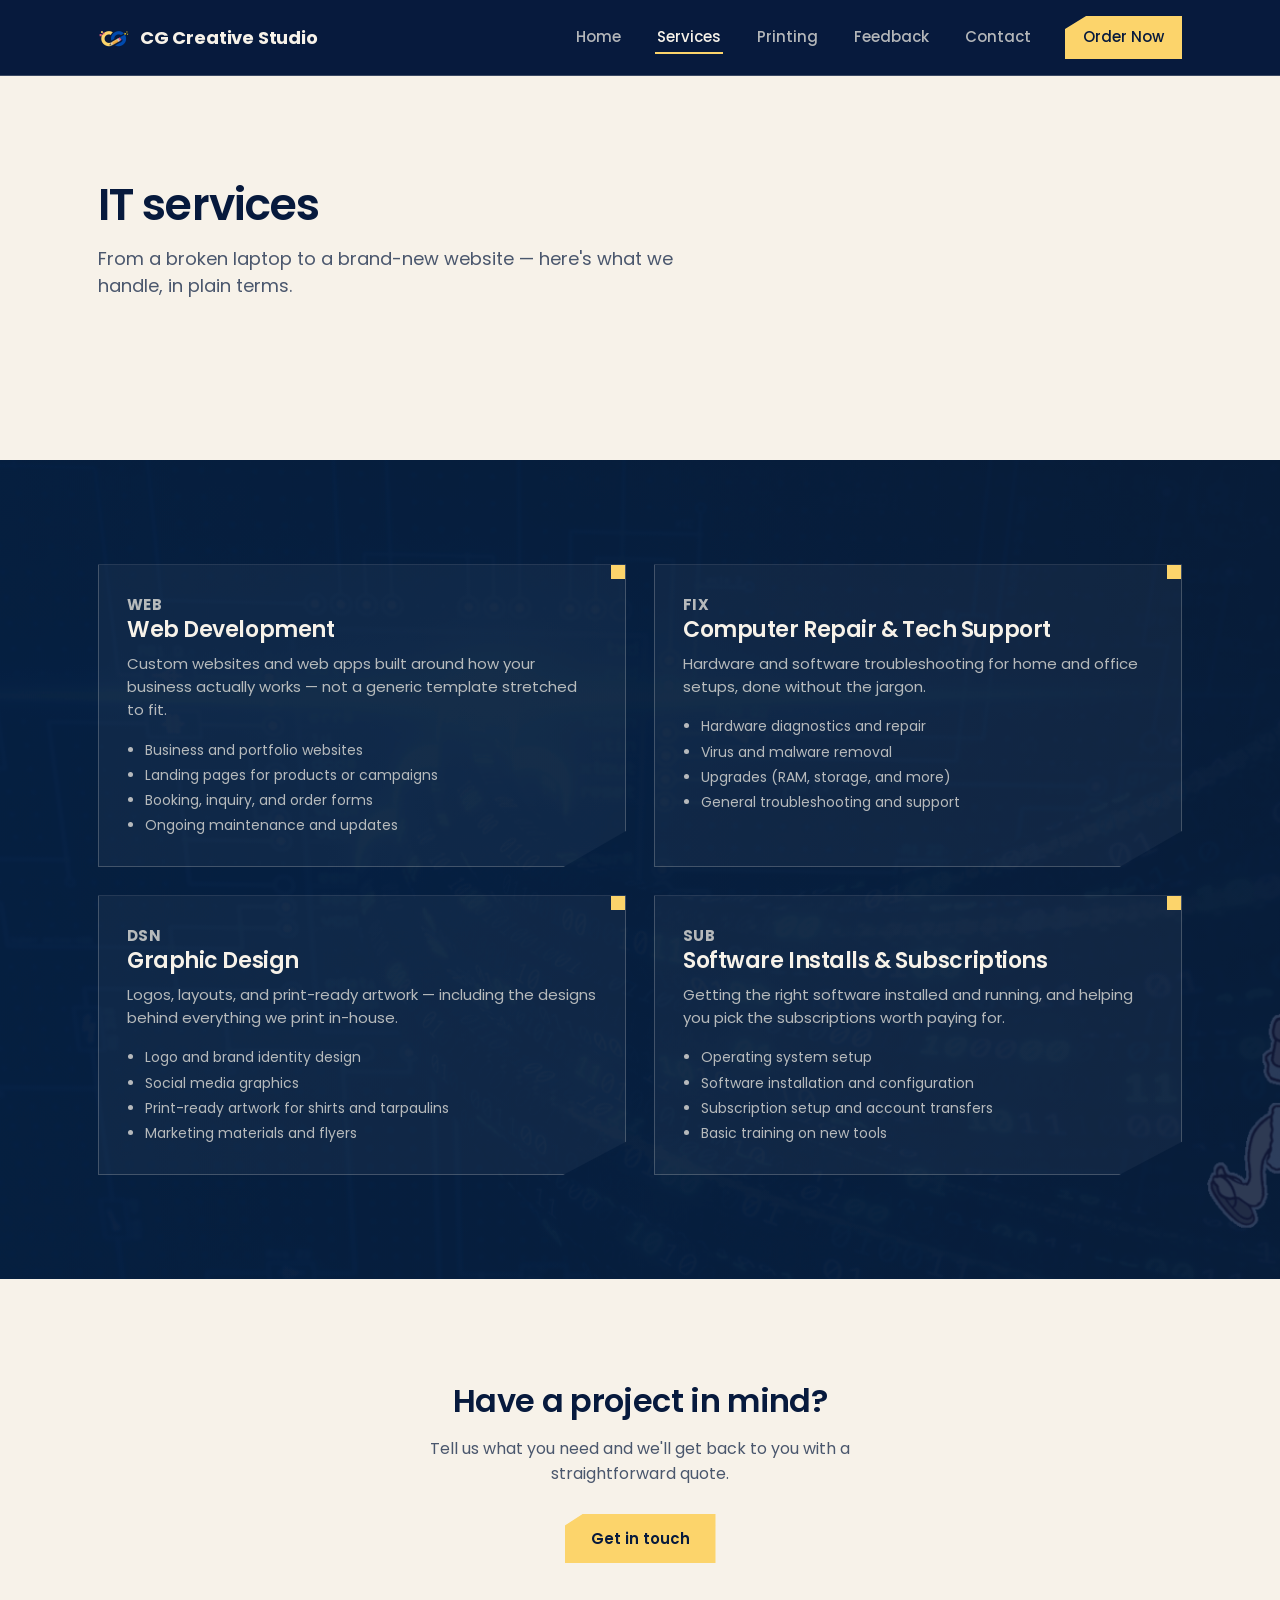
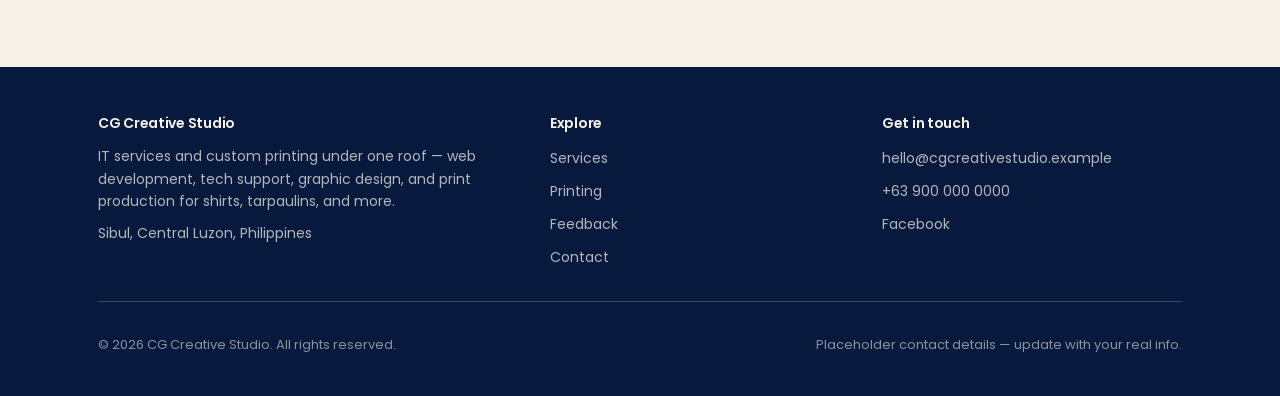
<file: new/services.html>
<!DOCTYPE html>
<html lang="en-GB">
<head>
  <meta charset="UTF-8">
  <meta name="viewport" content="width=device-width, initial-scale=1">
  <title>Services — CG Creative Studio</title>
  <meta name="description" content="Web development, computer repair and tech support, graphic design, and software installs and subscriptions.">
  <link rel="preconnect" href="https://fonts.googleapis.com">
  <link rel="preconnect" href="https://fonts.gstatic.com" crossorigin>
  <link href="https://fonts.googleapis.com/css2?family=Poppins:wght@300;400;500;600;700&display=swap" rel="stylesheet">
  <link rel="stylesheet" href="style.css">
  <link rel="shortcut icon" href="assets/logo.ico" type="image/x-icon">
</head>
<body>
  <a href="#main" class="skip-link">Skip to content</a>

  <header class="site-header">
    <nav class="nav">
      <a href="index.html" class="brand"><img src="assets/logo.ico" alt="CG Creative Studio" class="brand-mark">CG Creative Studio</a>
      <button class="nav-toggle" aria-label="Toggle menu" aria-expanded="false">
        <svg viewBox="0 0 24 24" fill="none" stroke="currentColor" stroke-width="2"><line x1="3" y1="6" x2="21" y2="6"/><line x1="3" y1="12" x2="21" y2="12"/><line x1="3" y1="18" x2="21" y2="18"/></svg>
      </button>
      <ul class="nav-links">
        <li><a href="index.html">Home</a></li>
        <li><a href="services.html" aria-current="page">Services</a></li>
        <li><a href="printing.html">Printing</a></li>
        <li><a href="feedback.html">Feedback</a></li>
        <li><a href="contact.html">Contact</a></li>
        <li><a href="printing.html#order" class="nav-cta">Order Now</a></li>
      </ul>
    </nav>
  </header>

  <main id="main">

    <section class="band band-paper">
      <div class="wrap">
        <div class="section-head" style="max-width: 620px;">
          <h2 style="font-size: clamp(30px, 4vw, 44px);">IT services</h2>
          <p>From a broken laptop to a brand-new website — here's what we handle, in plain terms.</p>
        </div>
      </div>
    </section>

    <section class="band band-ink band-photo" style="--band-bg-image: url('assets/it-services-bg.gif');">
      <div class="wrap">
        <div class="grid grid-2" style="gap: 28px;">

          <div class="card">
            <p class="card-code">WEB</p>
            <h3 style="font-size: 22px;">Web Development</h3>
            <p style="margin-bottom: 16px;">Custom websites and web apps built around how your business actually works — not a generic template stretched to fit.</p>
            <ul style="margin: 0; padding-left: 18px; color: var(--ink-soft); font-size: 14px; line-height: 1.8;">
              <li>Business and portfolio websites</li>
              <li>Landing pages for products or campaigns</li>
              <li>Booking, inquiry, and order forms</li>
              <li>Ongoing maintenance and updates</li>
            </ul>
          </div>

          <div class="card">
            <p class="card-code">FIX</p>
            <h3 style="font-size: 22px;">Computer Repair &amp; Tech Support</h3>
            <p style="margin-bottom: 16px;">Hardware and software troubleshooting for home and office setups, done without the jargon.</p>
            <ul style="margin: 0; padding-left: 18px; color: var(--ink-soft); font-size: 14px; line-height: 1.8;">
              <li>Hardware diagnostics and repair</li>
              <li>Virus and malware removal</li>
              <li>Upgrades (RAM, storage, and more)</li>
              <li>General troubleshooting and support</li>
            </ul>
          </div>

          <div class="card">
            <p class="card-code">DSN</p>
            <h3 style="font-size: 22px;">Graphic Design</h3>
            <p style="margin-bottom: 16px;">Logos, layouts, and print-ready artwork — including the designs behind everything we print in-house.</p>
            <ul style="margin: 0; padding-left: 18px; color: var(--ink-soft); font-size: 14px; line-height: 1.8;">
              <li>Logo and brand identity design</li>
              <li>Social media graphics</li>
              <li>Print-ready artwork for shirts and tarpaulins</li>
              <li>Marketing materials and flyers</li>
            </ul>
          </div>

          <div class="card">
            <p class="card-code">SUB</p>
            <h3 style="font-size: 22px;">Software Installs &amp; Subscriptions</h3>
            <p style="margin-bottom: 16px;">Getting the right software installed and running, and helping you pick the subscriptions worth paying for.</p>
            <ul style="margin: 0; padding-left: 18px; color: var(--ink-soft); font-size: 14px; line-height: 1.8;">
              <li>Operating system setup</li>
              <li>Software installation and configuration</li>
              <li>Subscription setup and account transfers</li>
              <li>Basic training on new tools</li>
            </ul>
          </div>

        </div>
      </div>
    </section>

    <section class="band band-paper">
      <div class="wrap" style="text-align: center;">
        <h2 style="font-size: clamp(24px, 3vw, 32px); margin-bottom: 16px;">Have a project in mind?</h2>
        <p style="max-width: 480px; margin: 0 auto 28px; color: rgba(7,26,61,0.72);">Tell us what you need and we'll get back to you with a straightforward quote.</p>
        <a href="contact.html" class="btn btn-primary">Get in touch</a>
      </div>
    </section>

  </main>

  <footer class="site-footer">
    <div class="wrap">
      <div class="footer-grid">
        <div>
          <h4>CG Creative Studio</h4>
          <p>IT services and custom printing under one roof — web development, tech support, graphic design, and print production for shirts, tarpaulins, and more.</p>
          <p>Sibul, Central Luzon, Philippines</p>
        </div>
        <div>
          <h4>Explore</h4>
          <ul>
            <li><a href="services.html">Services</a></li>
            <li><a href="printing.html">Printing</a></li>
            <li><a href="feedback.html">Feedback</a></li>
            <li><a href="contact.html">Contact</a></li>
          </ul>
        </div>
        <div>
          <h4>Get in touch</h4>
          <ul>
            <li><a href="mailto:hello@cgcreativestudio.example">hello@cgcreativestudio.example</a></li>
            <li><a href="tel:+639000000000">+63 900 000 0000</a></li>
            <li><a href="https://www.facebook.com/profile.php?id=100068037551099" target="_blank" rel="noopener nofollow">Facebook</a></li>
          </ul>
        </div>
      </div>
      <div class="footer-bottom">
        <p>&copy; <span id="year"></span> CG Creative Studio. All rights reserved.</p>
        <p>Placeholder contact details — update with your real info.</p>
      </div>
    </div>
  </footer>

  <script src="script.js"></script>
</body>
</html>
</file>
<file: style.css>
:root {
  --grad-start: #004aad;
  --grad-mid: #fcd46b;
  --grad-end: #dd5f80;
}

* {
  box-sizing: border-box;
}

html, body {
  margin: 0;
  padding: 0;
  min-height: 100%;
  background: linear-gradient(120deg, #004aad 0%, #fcd46b 50%, #dd5f80 100%);
}

body {
  font-family: 'Poppins', -apple-system, BlinkMacSystemFont, 'Segoe UI', Helvetica, Arial, sans-serif;
  color: #ffffff;
  background: linear-gradient(120deg, var(--grad-start) 0%, var(--grad-mid) 50%, var(--grad-end) 100%);
  display: flex;
  flex-direction: column;
  min-height: 100vh;
}

.page {
  flex: 1;
  display: flex;
  align-items: center;
  justify-content: center;
  padding: clamp(24px, 6vw, 64px) clamp(20px, 5vw, 80px);
}

.content {
  width: 100%;
  max-width: 1200px;
}

/* ---------- Hero graphic placeholder ---------- */

.ph {
  position: relative;
  display: flex;
  align-items: center;
  justify-content: center;
  text-align: center;
  border: 2px dashed rgba(255, 255, 255, 0.55);
  border-radius: 8px;
  background: rgba(255, 255, 255, 0.08);
  color: rgba(255, 255, 255, 0.85);
  line-height: 1.4;
  padding: 8px;
  overflow: hidden;
}

.ph small {
  font-size: 0.75em;
  opacity: 0.75;
}

.ph-img {
  position: absolute;
  inset: 0;
  width: 100%;
  height: 100%;
  object-fit: contain;
}

.ph:not(.ph-empty) .ph-label {
  display: none;
}

.ph-gif {
  width: 100%;
  aspect-ratio: 1166 / 342;
  max-height: 340px;
  font-size: clamp(12px, 1.6vw, 16px);
  margin-bottom: clamp(24px, 4vw, 40px);
}

.ph-badge {
  flex-shrink: 0;
  width: clamp(64px, 9vw, 122px);
  aspect-ratio: 1 / 1;
  border-radius: 50%;
  font-size: 11px;
}

/* ---------- Divider ---------- */

.divider {
  border: none;
  height: 1px;
  background: rgba(219, 219, 219, 0.7);
  margin: 0 0 clamp(24px, 4vw, 40px);
}

/* ---------- Columns ---------- */

.columns {
  display: grid;
  grid-template-columns: 1fr 1fr;
  gap: clamp(24px, 5vw, 64px);
  align-items: start;
}

.col-left,
.col-right {
  min-width: 0;
}

/* ---------- Text content ---------- */

.eyebrow {
  margin: 0 0 12px;
  font-size: clamp(11px, 1.3vw, 13px);
  font-weight: 700;
  letter-spacing: 0.04em;
  text-transform: uppercase;
  color: rgb(219, 219, 219);
}

.headline {
  margin: 0;
  font-size: clamp(28px, 4vw, 44px);
  line-height: 1.15;
  font-weight: 400;
  letter-spacing: -0.02em;
  color: #ffffff;
}

.subtext {
  margin: 0 0 clamp(20px, 3vw, 32px);
  font-size: clamp(16px, 1.8vw, 20px);
  line-height: 1.4;
  font-weight: 400;
  color: rgba(255, 255, 255, 0.95);
}

.contact-label {
  margin: 0 0 12px;
  font-size: clamp(14px, 1.4vw, 16px);
  font-weight: 700;
}

.contact-row {
  display: flex;
  align-items: center;
  gap: 12px;
  flex-wrap: wrap;
}

.fb-link {
  display: inline-flex;
  align-items: center;
  gap: 8px;
  color: #ffffff;
  font-weight: 600;
  font-size: clamp(14px, 1.5vw, 17px);
  text-decoration: none;
  border-bottom: 1px solid rgba(255, 255, 255, 0.6);
  padding-bottom: 2px;
  transition: opacity 0.2s ease;
}

.fb-link:hover {
  opacity: 0.75;
}

.fb-icon {
  width: 18px;
  height: 18px;
  fill: #ffffff;
  flex-shrink: 0;
}

/* ---------- Footer ---------- */

.site-footer {
  text-align: center;
  padding: 16px;
  font-size: 12px;
  color: rgba(255, 255, 255, 0.75);
  background: transparent;
}

/* ---------- Responsive breakpoints ---------- */

@media (max-width: 720px) {
  .columns {
    grid-template-columns: 1fr;
    text-align: center;
  }

  .contact-row {
    justify-content: center;
  }

  .ph-gif {
    max-height: 220px;
  }
}

@media (max-width: 420px) {
  .headline br {
    display: none;
  }
}
</file>
<file: new/style.css>
/* ==========================================================================
   CG Creative Studio — Design tokens
   ========================================================================== */

:root {
  --ink: #071a3d;        /* deep navy — dark sections / primary text */
  --paper: #f7f2e9;      /* warm off-white — light sections */
  --blue: #004aad;       /* brand blue — IT services identity */
  --yellow: #fcd46b;     /* brand yellow — highlight / CTA */
  --coral: #dd5f80;      /* brand coral — printing identity */
  --ink-soft: rgba(247, 242, 233, 0.72);
  --paper-soft: rgba(7, 26, 61, 0.68);
  --border-light: rgba(247, 242, 233, 0.22);
  --border-dark: rgba(7, 26, 61, 0.18);
  --max-width: 1180px;
}

* {
  box-sizing: border-box;
}

html {
  scroll-behavior: smooth;
}

body {
  margin: 0;
  font-family: 'Poppins', -apple-system, BlinkMacSystemFont, 'Segoe UI', Helvetica, Arial, sans-serif;
  color: var(--ink);
  background: var(--paper);
  -webkit-font-smoothing: antialiased;
}

img {
  max-width: 100%;
  display: block;
}

a {
  color: inherit;
}

.wrap {
  max-width: var(--max-width);
  margin: 0 auto;
  padding: 0 clamp(20px, 5vw, 48px);
}

/* ---------- Skip link (accessibility) ---------- */

.skip-link {
  position: absolute;
  left: -999px;
  top: 0;
  background: var(--yellow);
  color: var(--ink);
  padding: 12px 20px;
  z-index: 100;
  font-weight: 600;
  text-decoration: none;
}

.skip-link:focus {
  left: 12px;
  top: 12px;
}

/* ---------- Focus states ---------- */

a:focus-visible,
button:focus-visible,
input:focus-visible,
textarea:focus-visible,
select:focus-visible {
  outline: 3px solid var(--yellow);
  outline-offset: 2px;
}

/* ---------- Navigation ---------- */

.site-header {
  position: sticky;
  top: 0;
  z-index: 50;
  background: var(--ink);
  color: var(--paper);
  border-bottom: 1px solid var(--border-light);
}

.nav {
  display: flex;
  align-items: center;
  justify-content: space-between;
  padding: 16px clamp(20px, 5vw, 48px);
  max-width: var(--max-width);
  margin: 0 auto;
}

.brand {
  display: flex;
  align-items: center;
  gap: 10px;
  text-decoration: none;
  font-weight: 700;
  font-size: 18px;
  letter-spacing: -0.01em;
  color: var(--paper);
}

.brand-mark {
  width: 32px;
  height: 32px;
  flex-shrink: 0;
  object-fit: contain;
}

.nav-links {
  display: flex;
  align-items: center;
  gap: clamp(16px, 3vw, 32px);
  list-style: none;
  margin: 0;
  padding: 0;
}

.nav-links a {
  display: block;
  text-decoration: none;
  font-size: 15px;
  font-weight: 500;
  color: var(--ink-soft);
  padding: 4px 2px;
  border-bottom: 2px solid transparent;
  transition: color 0.15s ease, border-color 0.15s ease;
}

.nav-links a:hover,
.nav-links a[aria-current="page"] {
  color: var(--paper);
  border-bottom-color: var(--yellow);
}

.nav-cta {
  background: var(--yellow);
  color: var(--ink) !important;
  font-weight: 600;
  padding: 9px 18px !important;
  border: none;
  clip-path: polygon(0 0, 100% 0, 100% 100%, 0 100%, 0 30%, 18% 0);
}

.nav-cta:hover {
  background: var(--coral);
  color: var(--paper) !important;
}

.nav-toggle {
  display: none;
  background: none;
  border: none;
  color: var(--paper);
  cursor: pointer;
  padding: 8px;
}

.nav-toggle svg {
  width: 24px;
  height: 24px;
}

@media (max-width: 860px) {
  .nav-toggle {
    display: flex;
    align-items: center;
    justify-content: center;
  }

  .nav-links {
    position: absolute;
    top: 100%;
    left: 0;
    right: 0;
    flex-direction: column;
    align-items: stretch;
    background: var(--ink);
    border-bottom: 1px solid var(--border-light);
    box-shadow: 0 16px 24px -12px rgba(0, 0, 0, 0.35);
    padding: 8px clamp(20px, 5vw, 48px) 24px;
    gap: 0;
    display: none;
  }

  .nav-links.is-open {
    display: flex;
  }

  .nav-links a {
    padding: 16px 6px;
    font-size: 16px;
    border-bottom: 1px solid var(--border-light);
  }

  .nav-links a:hover,
  .nav-links a[aria-current="page"] {
    background: rgba(247, 242, 233, 0.06);
    border-bottom-color: var(--yellow);
  }

  .nav-cta {
    margin-top: 16px;
    text-align: center;
    border-bottom: none !important;
    padding: 14px 18px !important;
  }
}

/* ---------- Section bands ---------- */

.band {
  padding: clamp(56px, 9vw, 104px) 0;
}

.band-paper {
  background: var(--paper);
  color: var(--ink);
}

.band-ink {
  background: var(--ink);
  color: var(--paper);
}

/* Band with a low-opacity background photo behind the content — swap
   the image via the --band-bg-image custom property on the section
   element, e.g. style="--band-bg-image: url('assets/it-services-bg.jpg')".
   If the file doesn't exist yet, this degrades to the plain band color
   with no broken-image marker. */
.band-photo {
  position: relative;
  overflow: hidden;
}

.band-photo::before {
  content: '';
  position: absolute;
  inset: 0;
  background-image: var(--band-bg-image, none);
  background-size: cover;
  background-position: center;
  opacity: 0.16;
  z-index: 0;
}

.band-photo > .wrap {
  position: relative;
  z-index: 1;
}

/* ---------- Embedded map (Contact page) ---------- */
/* Uses an explicit clamp() height instead of aspect-ratio — combining
   aspect-ratio with min-height on a block box containing a
   percentage-sized iframe triggers a width miscalculation in Chromium
   at narrow viewports (the box was measured rendering ~2x wider than
   its container on a 390px-wide screen). A plain height avoids the
   whole interaction. */
.map-frame {
  width: 100%;
  max-width: 100%;
  height: clamp(220px, 42vw, 420px);
  overflow: hidden;
}

.map-frame iframe {
  width: 100%;
  height: 100%;
  border: 0;
  display: block;
}

.band-ink .section-kicker {
  color: var(--yellow);
}

.section-kicker {
  display: block;
  font-size: 14px;
  font-weight: 600;
  color: var(--blue);
  margin: 0 0 12px;
}

.section-head {
  max-width: 640px;
  margin: 0 0 clamp(32px, 5vw, 56px);
}

h1, h2, h3, h4 {
  margin: 0;
  font-weight: 600;
  letter-spacing: -0.02em;
  line-height: 1.15;
}

.section-head h2 {
  font-size: clamp(28px, 3.6vw, 40px);
  margin-bottom: 14px;
}

.section-head p {
  font-size: clamp(16px, 1.6vw, 18px);
  line-height: 1.55;
  margin: 0;
}

.band-ink .section-head p {
  color: var(--ink-soft);
}

.band-paper .section-head p {
  color: rgba(7, 26, 61, 0.72);
}

/* ---------- Buttons ---------- */

.btn {
  display: inline-flex;
  align-items: center;
  gap: 8px;
  font-family: inherit;
  font-weight: 600;
  font-size: 15px;
  text-decoration: none;
  padding: 13px 26px;
  border: none;
  cursor: pointer;
  clip-path: polygon(0 0, 100% 0, 100% 100%, 0 100%, 0 24%, 12% 0);
  transition: transform 0.15s ease, background 0.15s ease, color 0.15s ease;
}

.btn:hover {
  transform: translateY(-1px);
}

.btn-primary {
  background: var(--yellow);
  color: var(--ink);
}

.btn-primary:hover {
  background: var(--coral);
  color: var(--paper);
}

.btn-outline-light {
  background: transparent;
  color: var(--paper);
  border: 1.5px solid var(--border-light);
  clip-path: none;
}

.btn-outline-light:hover {
  border-color: var(--yellow);
  color: var(--yellow);
}

.btn-outline-dark {
  background: transparent;
  color: var(--ink);
  border: 1.5px solid var(--border-dark);
  clip-path: none;
}

.btn-outline-dark:hover {
  border-color: var(--blue);
  color: var(--blue);
}

.btn-row {
  display: flex;
  flex-wrap: wrap;
  gap: 14px;
}

/* ---------- Cards (clipped-corner motif) ---------- */

.card {
  position: relative;
  min-width: 0;
  border: 1px solid var(--border-dark);
  padding: 28px;
  background: var(--paper);
  overflow-wrap: break-word;
  clip-path: polygon(0 0, 100% 0, 100% 88%, 88% 100%, 0 100%);
}

.card::after {
  content: '';
  position: absolute;
  top: 0;
  right: 0;
  width: 14px;
  height: 14px;
  background: var(--coral);
  z-index: 2;
}

.band-ink .card {
  background: rgba(247, 242, 233, 0.04);
  border-color: var(--border-light);
}

.band-ink .card::after {
  background: var(--yellow);
}

/* Card variant with a photo on top (used on the printing page) */
.card.has-media {
  padding: 0;
  overflow: hidden;
}

.card.has-media .card-media {
  aspect-ratio: 4 / 3;
  background: rgba(7, 26, 61, 0.035);
}

.band-ink .card.has-media .card-media {
  background: rgba(247, 242, 233, 0.05);
}

.card.has-media .card-body {
  padding: 22px 24px 26px;
}

.card-code {
  font-size: 13px;
  font-weight: 700;
  letter-spacing: 0.02em;
  color: var(--blue);
  margin-bottom: 14px;
}

.band-ink .card-code {
  color: var(--yellow);
}

.card h3 {
  font-size: 19px;
  margin-bottom: 10px;
}

.card p {
  font-size: 15px;
  line-height: 1.55;
  margin: 0;
  color: rgba(7, 26, 61, 0.72);
}

.band-ink .card p {
  color: var(--ink-soft);
}

/* ---------- Image placeholders ---------- */
/* Clean, borderless slots for photos/icons/GIFs not added yet — just a
   muted label so you can see what goes where. Drop a real file at the
   referenced path (e.g. assets/hero-banner.jpg) and it replaces the
   label automatically — see the onerror handler on each <img>. Works
   fine with transparent-background PNGs/icons since there's no frame
   competing with them. */

.img-ph {
  position: relative;
  display: flex;
  align-items: center;
  justify-content: center;
  text-align: center;
  border: none;
  background: transparent;
  color: rgba(7, 26, 61, 0.45);
  font-size: 13px;
  line-height: 1.5;
  padding: 14px;
  overflow: hidden;
}

.band-ink .img-ph {
  color: rgba(247, 242, 233, 0.5);
}

.img-ph small {
  display: block;
  margin-top: 4px;
  font-size: 0.82em;
  opacity: 0.8;
}

.img-ph img {
  position: absolute;
  inset: 0;
  width: 100%;
  height: 100%;
  object-fit: cover;
}

.img-ph:not(.img-empty) .img-ph-label {
  display: none;
}

.img-ph-hero {
  aspect-ratio: 4 / 3;
}

.img-ph-about {
  aspect-ratio: 4 / 5;
}

.img-ph-product {
  aspect-ratio: 4 / 3;
}

/* ---------- Gallery / lightbox (printing page sample photos) ---------- */

.media-frame {
  position: relative;
  cursor: pointer;
}

.media-frame .expand-btn {
  position: absolute;
  bottom: 10px;
  right: 10px;
  width: 34px;
  height: 34px;
  display: flex;
  align-items: center;
  justify-content: center;
  background: rgba(7, 26, 61, 0.78);
  color: #fff;
  border: none;
  cursor: pointer;
  z-index: 3;
  transition: background 0.15s ease;
}

.media-frame .expand-btn svg {
  width: 16px;
  height: 16px;
}

.media-frame:hover .expand-btn,
.media-frame:focus-within .expand-btn {
  background: var(--blue);
}

.lightbox-overlay {
  position: fixed;
  inset: 0;
  background: rgba(7, 26, 61, 0.94);
  display: none;
  align-items: center;
  justify-content: center;
  z-index: 200;
  padding: clamp(20px, 6vw, 48px);
}

.lightbox-overlay.is-open {
  display: flex;
}

.lightbox-inner {
  position: relative;
  width: 100%;
  max-width: 880px;
}

.lightbox-stage {
  position: relative;
  aspect-ratio: 4 / 3;
  background: rgba(247, 242, 233, 0.04);
  display: flex;
  align-items: center;
  justify-content: center;
}

.lightbox-stage img {
  width: 100%;
  height: 100%;
  object-fit: contain;
}

.lightbox-stage .img-ph {
  position: absolute;
  inset: 0;
  color: rgba(247, 242, 233, 0.55);
}

.lightbox-close {
  position: absolute;
  top: -46px;
  right: 0;
  background: none;
  border: none;
  color: var(--paper);
  font-size: 30px;
  line-height: 1;
  cursor: pointer;
  padding: 4px 8px;
}

.lightbox-nav {
  position: absolute;
  top: 50%;
  transform: translateY(-50%);
  width: 44px;
  height: 44px;
  display: flex;
  align-items: center;
  justify-content: center;
  background: rgba(247, 242, 233, 0.1);
  border: none;
  color: var(--paper);
  cursor: pointer;
  transition: background 0.15s ease;
}

.lightbox-nav:hover {
  background: rgba(247, 242, 233, 0.2);
}

.lightbox-nav svg {
  width: 20px;
  height: 20px;
}

.lightbox-prev {
  left: -58px;
}

.lightbox-next {
  right: -58px;
}

.lightbox-counter {
  text-align: center;
  color: var(--ink-soft);
  font-size: 13px;
  margin-top: 16px;
}

@media (max-width: 760px) {
  .lightbox-prev {
    left: 8px;
  }
  .lightbox-next {
    right: 8px;
  }
}

/* ---------- Grids ---------- */

.grid {
  display: grid;
  gap: 24px;
}

/* Grid items default to min-width:auto, which lets long unbreakable
   content (like an email address) force the track wider than its
   container. This keeps every grid item shrinkable to its track. */
.grid > * {
  min-width: 0;
}

.grid-2 {
  grid-template-columns: repeat(2, 1fr);
}

.grid-3 {
  grid-template-columns: repeat(3, 1fr);
}

.grid-4 {
  grid-template-columns: repeat(4, 1fr);
}

@media (max-width: 960px) {
  .grid-4 {
    grid-template-columns: repeat(2, 1fr);
  }
  .grid-3 {
    grid-template-columns: repeat(2, 1fr);
  }
}

@media (max-width: 640px) {
  .grid-2,
  .grid-3,
  .grid-4 {
    grid-template-columns: 1fr;
  }
}

/* ---------- Swatch strip (hero ink chips) ---------- */

.swatch-strip {
  display: flex;
  gap: 10px;
  margin-bottom: 28px;
}

.swatch {
  width: 40px;
  height: 40px;
  flex-shrink: 0;
  border: 1px solid var(--border-dark);
}

/* ---------- Hero / About layouts with images ---------- */

.hero-grid {
  display: grid;
  grid-template-columns: 1.15fr 1fr;
  gap: clamp(32px, 5vw, 64px);
  align-items: center;
}

.about-grid {
  display: grid;
  grid-template-columns: 0.9fr 1.1fr;
  gap: clamp(28px, 5vw, 56px);
  align-items: center;
}

@media (max-width: 860px) {
  .hero-grid,
  .about-grid {
    grid-template-columns: 1fr;
  }
}

/* ---------- Footer ---------- */

.site-footer {
  background: var(--ink);
  color: var(--ink-soft);
  padding: 48px 0 28px;
}

.footer-grid {
  display: grid;
  grid-template-columns: 1.4fr 1fr 1fr;
  gap: 32px;
  margin-bottom: 32px;
}

.footer-grid h4 {
  color: var(--paper);
  font-size: 14px;
  font-weight: 600;
  margin-bottom: 14px;
}

.footer-grid ul {
  list-style: none;
  margin: 0;
  padding: 0;
  display: flex;
  flex-direction: column;
  gap: 8px;
}

.footer-grid a {
  text-decoration: none;
  color: var(--ink-soft);
  font-size: 14px;
}

.footer-grid a:hover {
  color: var(--yellow);
}

.footer-grid p {
  font-size: 14px;
  line-height: 1.6;
  margin: 0 0 10px;
  color: var(--ink-soft);
}

.footer-bottom {
  border-top: 1px solid var(--border-light);
  padding-top: 20px;
  display: flex;
  flex-wrap: wrap;
  gap: 12px;
  justify-content: space-between;
  font-size: 13px;
  color: rgba(247, 242, 233, 0.55);
}

@media (max-width: 720px) {
  .footer-grid {
    grid-template-columns: 1fr;
  }
}

/* ---------- Utility ---------- */

.text-center {
  text-align: center;
  margin-left: auto;
  margin-right: auto;
}

.eyebrow-tag {
  display: inline-block;
  font-size: 13px;
  font-weight: 600;
  padding: 5px 12px;
  border: 1px solid var(--border-dark);
  margin-bottom: 18px;
}

.band-ink .eyebrow-tag {
  border-color: var(--border-light);
}

@media (prefers-reduced-motion: reduce) {
  * {
    animation: none !important;
    transition: none !important;
    scroll-behavior: auto !important;
  }
}
</file>
